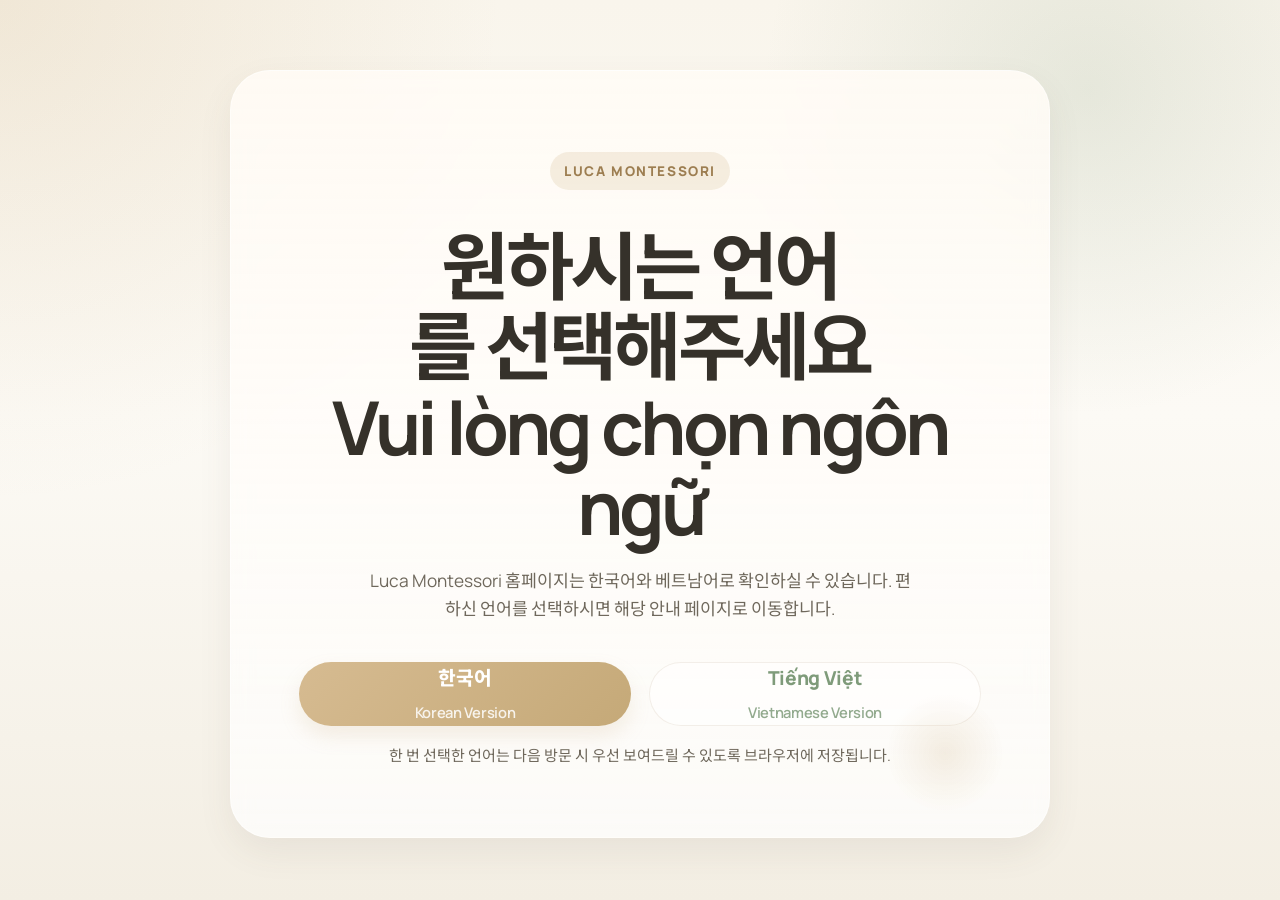
<file: index.html>
﻿<!DOCTYPE html>
<html lang="ko">
<head>
  <meta charset="UTF-8">
  <meta name="viewport" content="width=device-width, initial-scale=1.0">
  <title>Luca Montessori Vung Tau | Korean & Vietnamese Preschool Guide</title>
  <meta name="description" content="Luca Montessori Vung Tau의 한국어 및 베트남어 안내 페이지입니다. 연령별 몬테소리 환경, 학급 안내, 방문 상담 정보를 원하는 언어로 확인하실 수 있습니다.">
  <meta name="robots" content="index, follow">
  <meta name="theme-color" content="#c8a874">
  <link rel="canonical" href="index.html">
  <link rel="alternate" hreflang="ko" href="ko.html">
  <link rel="alternate" hreflang="vi" href="vi.html">
  <link rel="alternate" hreflang="x-default" href="index.html">
  <meta property="og:type" content="website">
  <meta property="og:site_name" content="Luca Montessori Vung Tau">
  <meta property="og:title" content="Luca Montessori Vung Tau | Korean & Vietnamese Preschool Guide">
  <meta property="og:description" content="연령별 몬테소리 환경, 학급 안내, 방문 상담 정보를 한국어와 베트남어로 확인하실 수 있습니다.">
  <meta property="og:url" content="index.html">
  <meta property="og:locale" content="ko_KR">
  <meta property="og:image" content="images/branding/luca-logo.png">
  <meta property="og:image:alt" content="Luca Montessori Vung Tau logo">
  <link rel="icon" type="image/svg+xml" href="images/branding/luca-favicon.svg">
  <link rel="preconnect" href="https://fonts.googleapis.com">
  <link rel="preconnect" href="https://fonts.gstatic.com" crossorigin>
  <link
    href="https://fonts.googleapis.com/css2?family=Manrope:wght@400;500;600;700;800&family=Noto+Sans+KR:wght@400;500;700;800&display=swap"
    rel="stylesheet"
  >
  <link rel="stylesheet" href="style.css">
  <script src="site-lite.js" defer></script>
  <script type="application/ld+json">
    {
      "@context": "https://schema.org",
      "@type": "WebSite",
      "name": "Luca Montessori Vung Tau",
      "url": "index.html",
      "inLanguage": ["ko", "vi"],
      "potentialAction": {
        "@type": "ViewAction",
        "target": ["ko.html", "vi.html"]
      }
    }
  </script>
</head>
<body data-lang-page="select">
  <main class="hero-section language-select-page">
    <div class="container">
      <section class="hero-copy language-select-card">
        <p class="eyebrow">Luca Montessori</p>
        <h1>원하시는 언어를 선택해주세요<br>Vui lòng chọn ngôn ngữ</h1>
        <p class="hero-text language-select-text">
          Luca Montessori 홈페이지는 한국어와 베트남어로 확인하실 수 있습니다.
          편하신 언어를 선택하시면 해당 안내 페이지로 이동합니다.
        </p>
        <div class="language-buttons">
          <a href="ko.html" class="btn btn-primary language-btn" data-lang-link="ko" hreflang="ko" lang="ko">
            <span class="language-btn-label">한국어</span>
            <span class="language-btn-sub">Korean Version</span>
          </a>
          <a href="vi.html" class="btn btn-secondary language-btn" data-lang-link="vi" hreflang="vi" lang="vi">
            <span class="language-btn-label">Tiếng Việt</span>
            <span class="language-btn-sub">Vietnamese Version</span>
          </a>
        </div>
        <p class="language-helper">한 번 선택한 언어는 다음 방문 시 우선 보여드릴 수 있도록 브라우저에 저장됩니다.</p>
      </section>
    </div>
  </main>
</body>
</html>
</file>
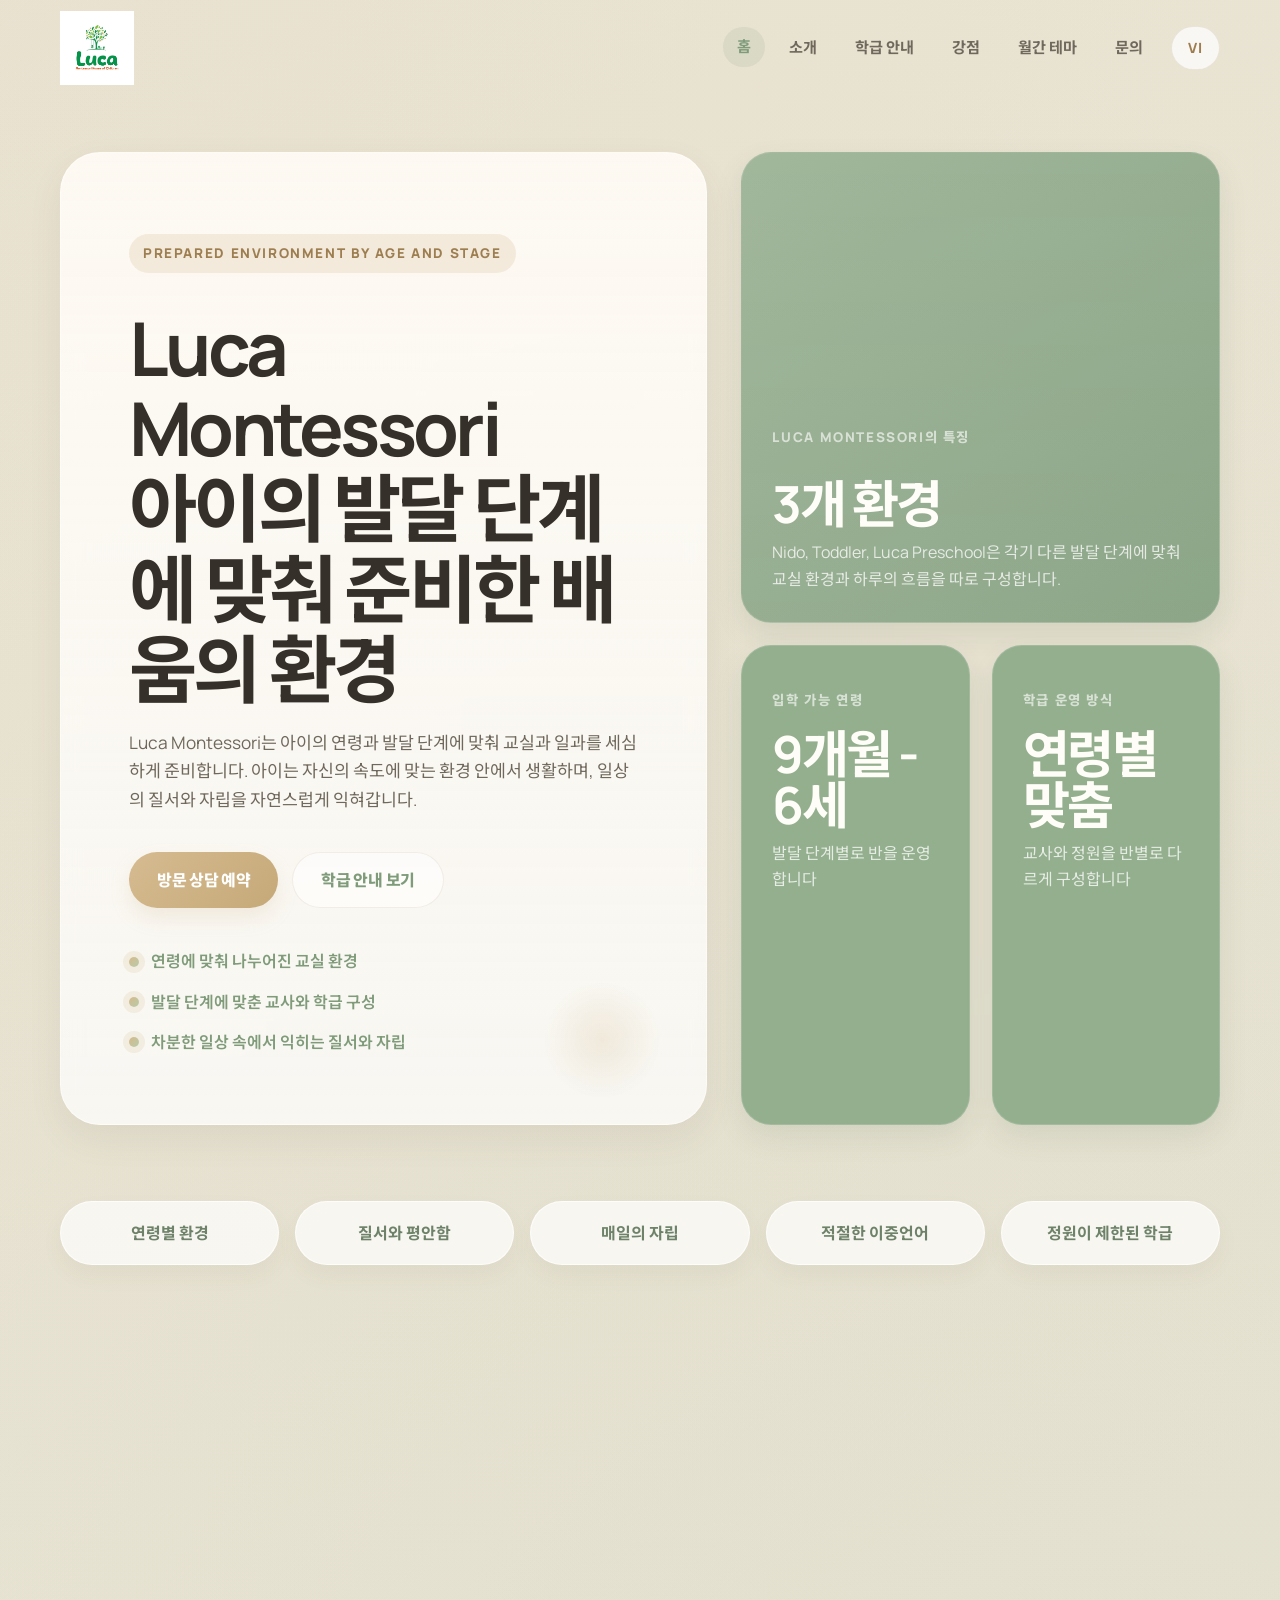
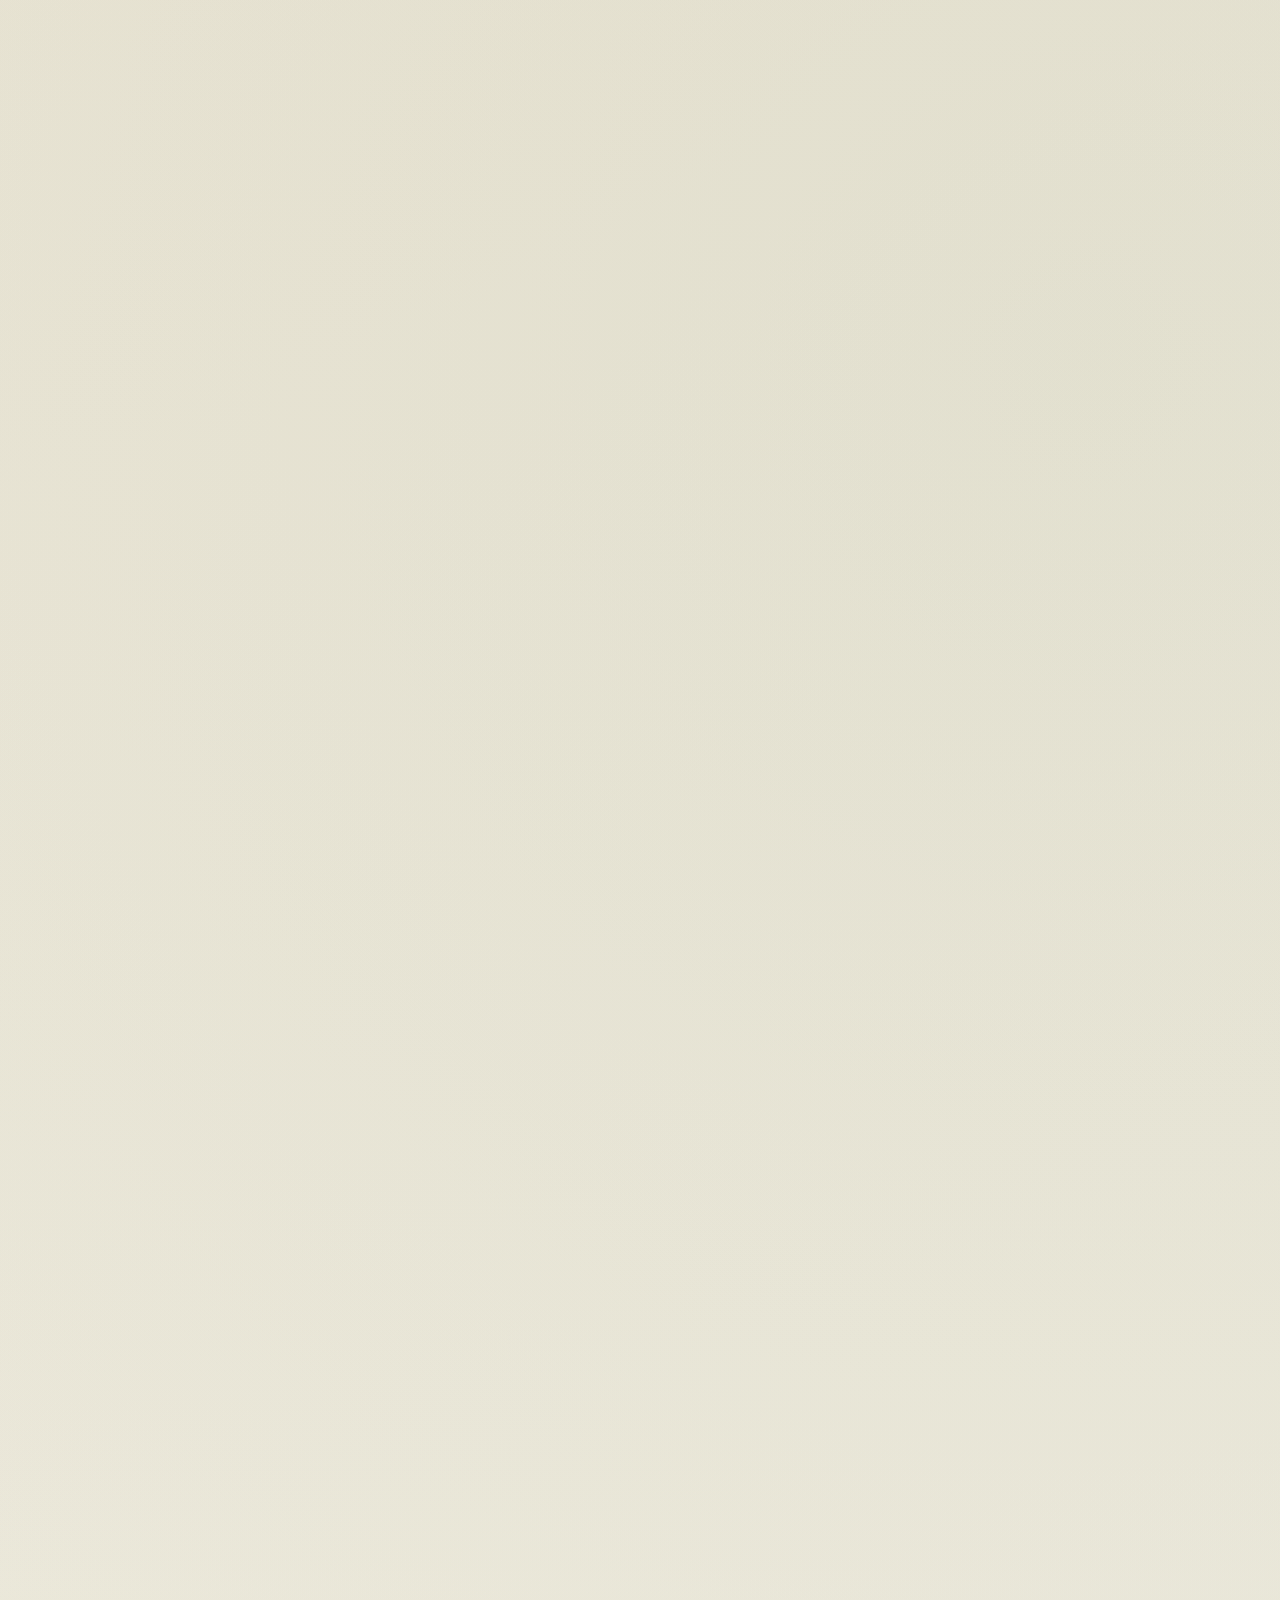
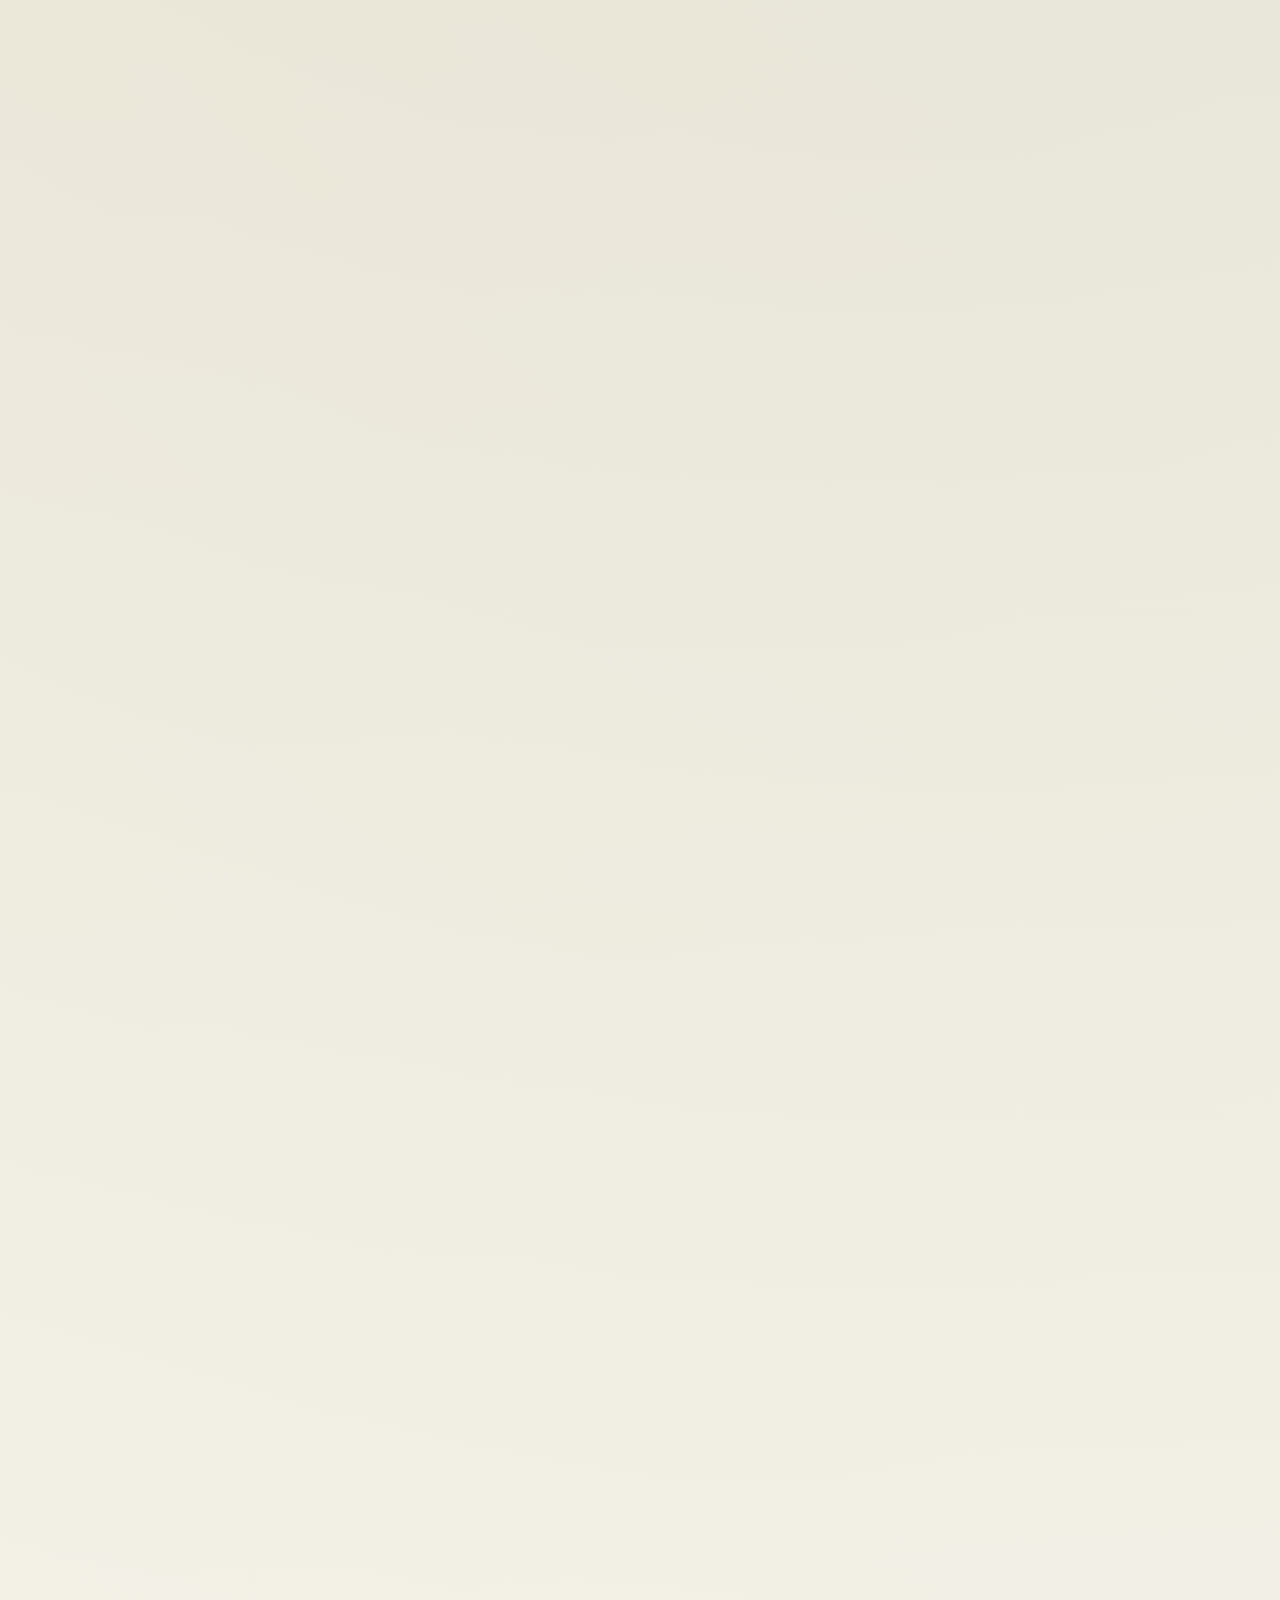
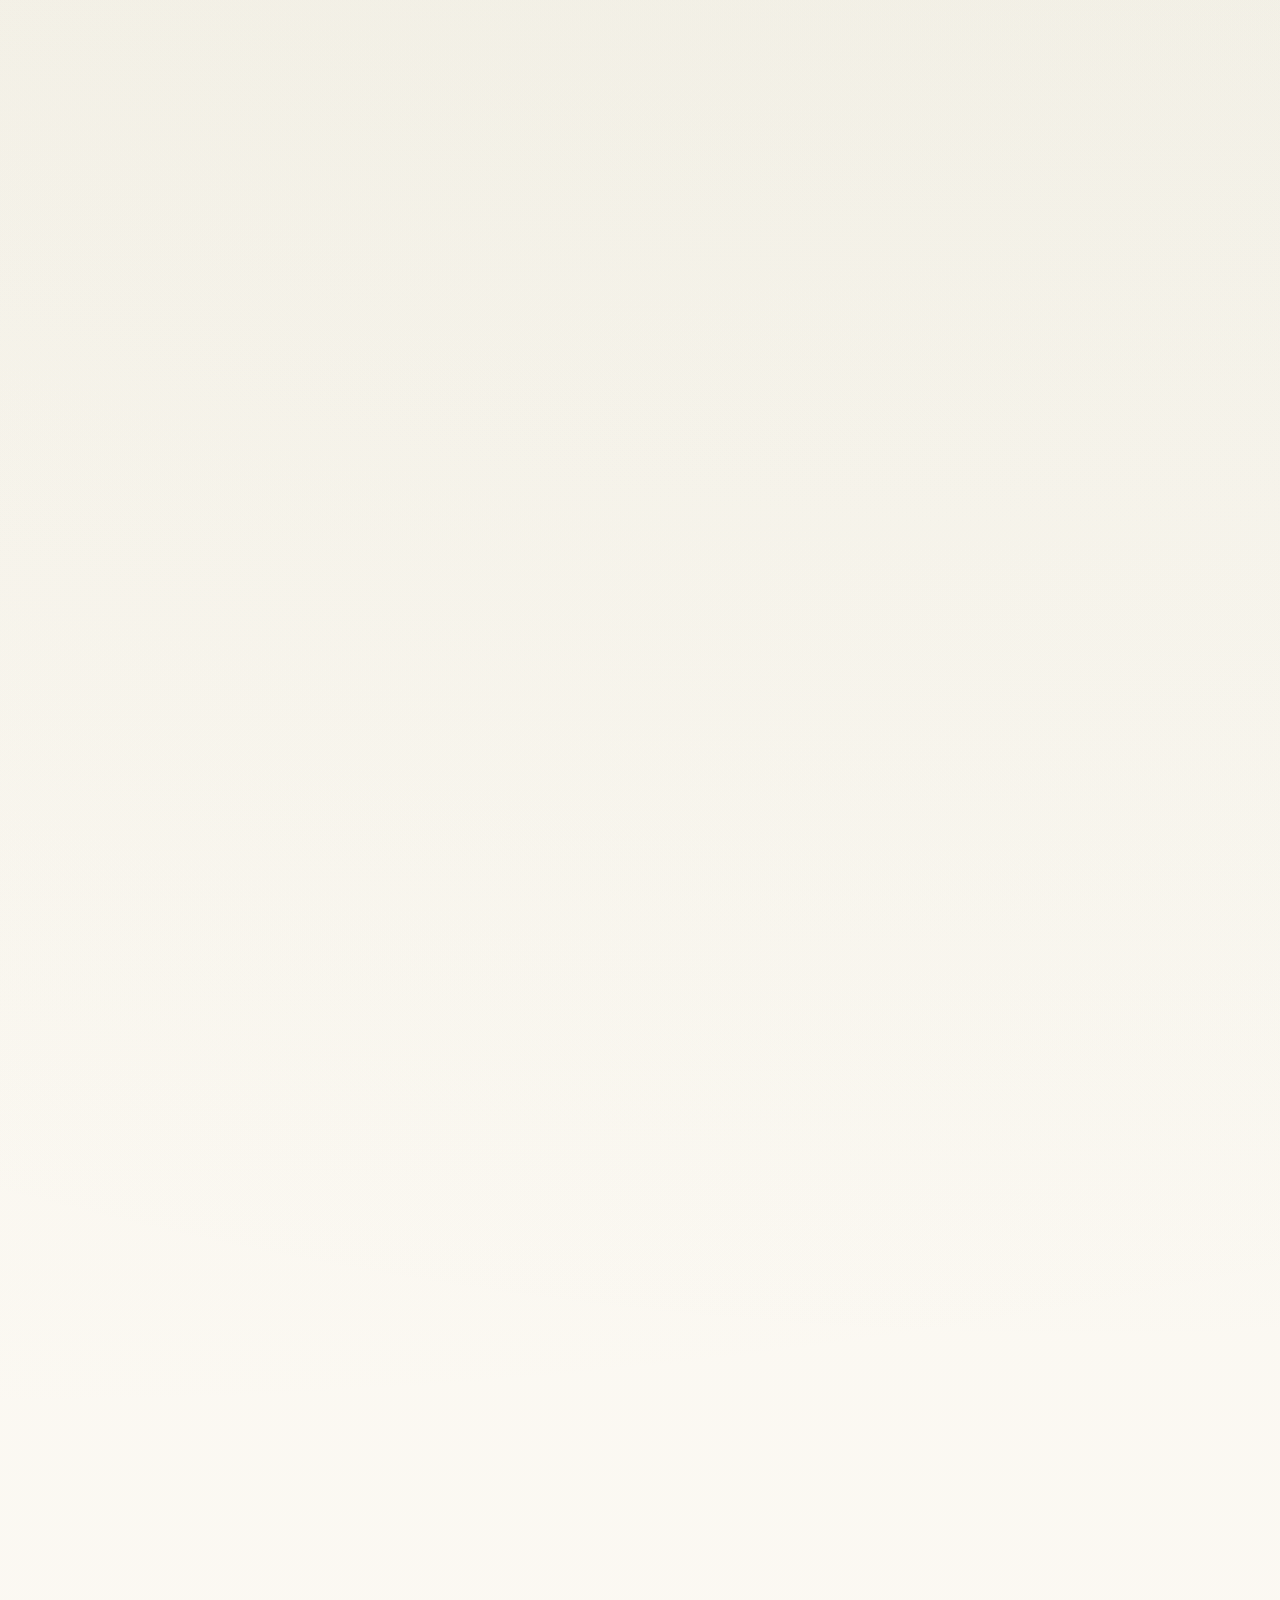
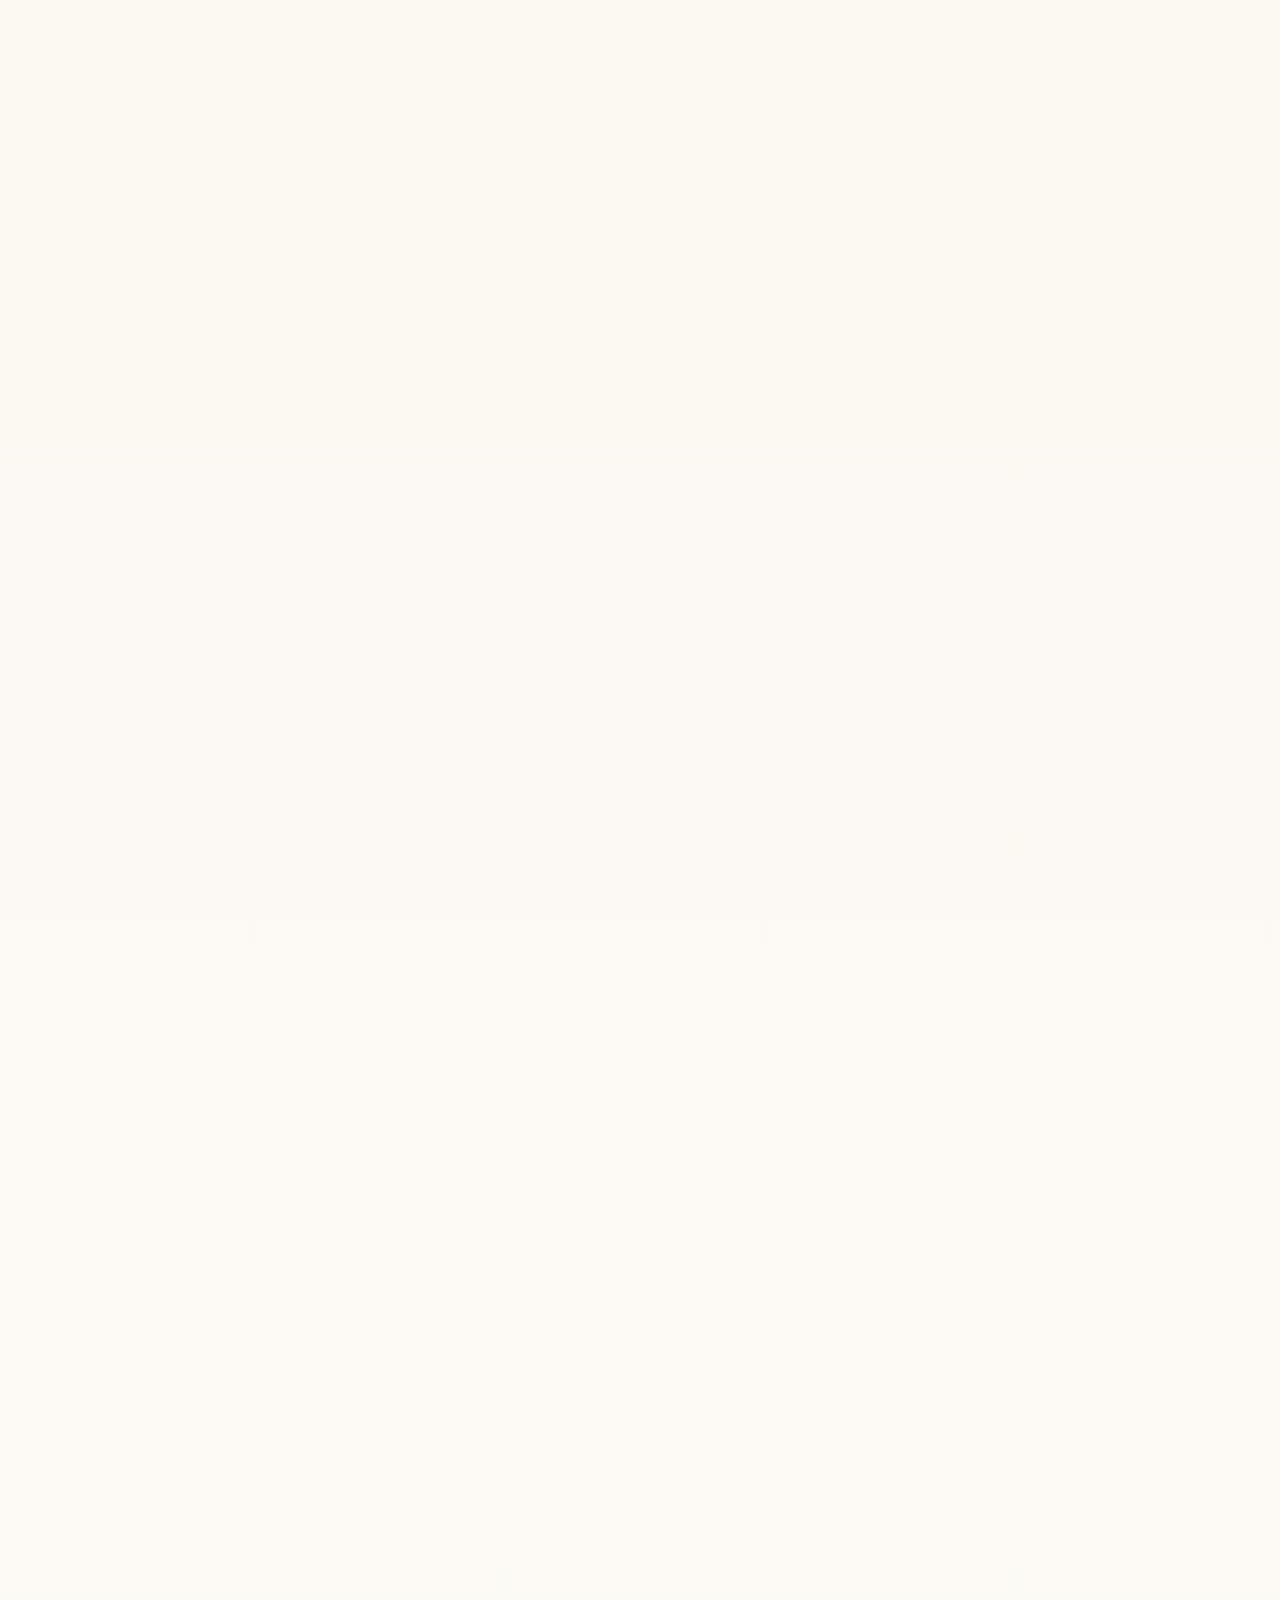
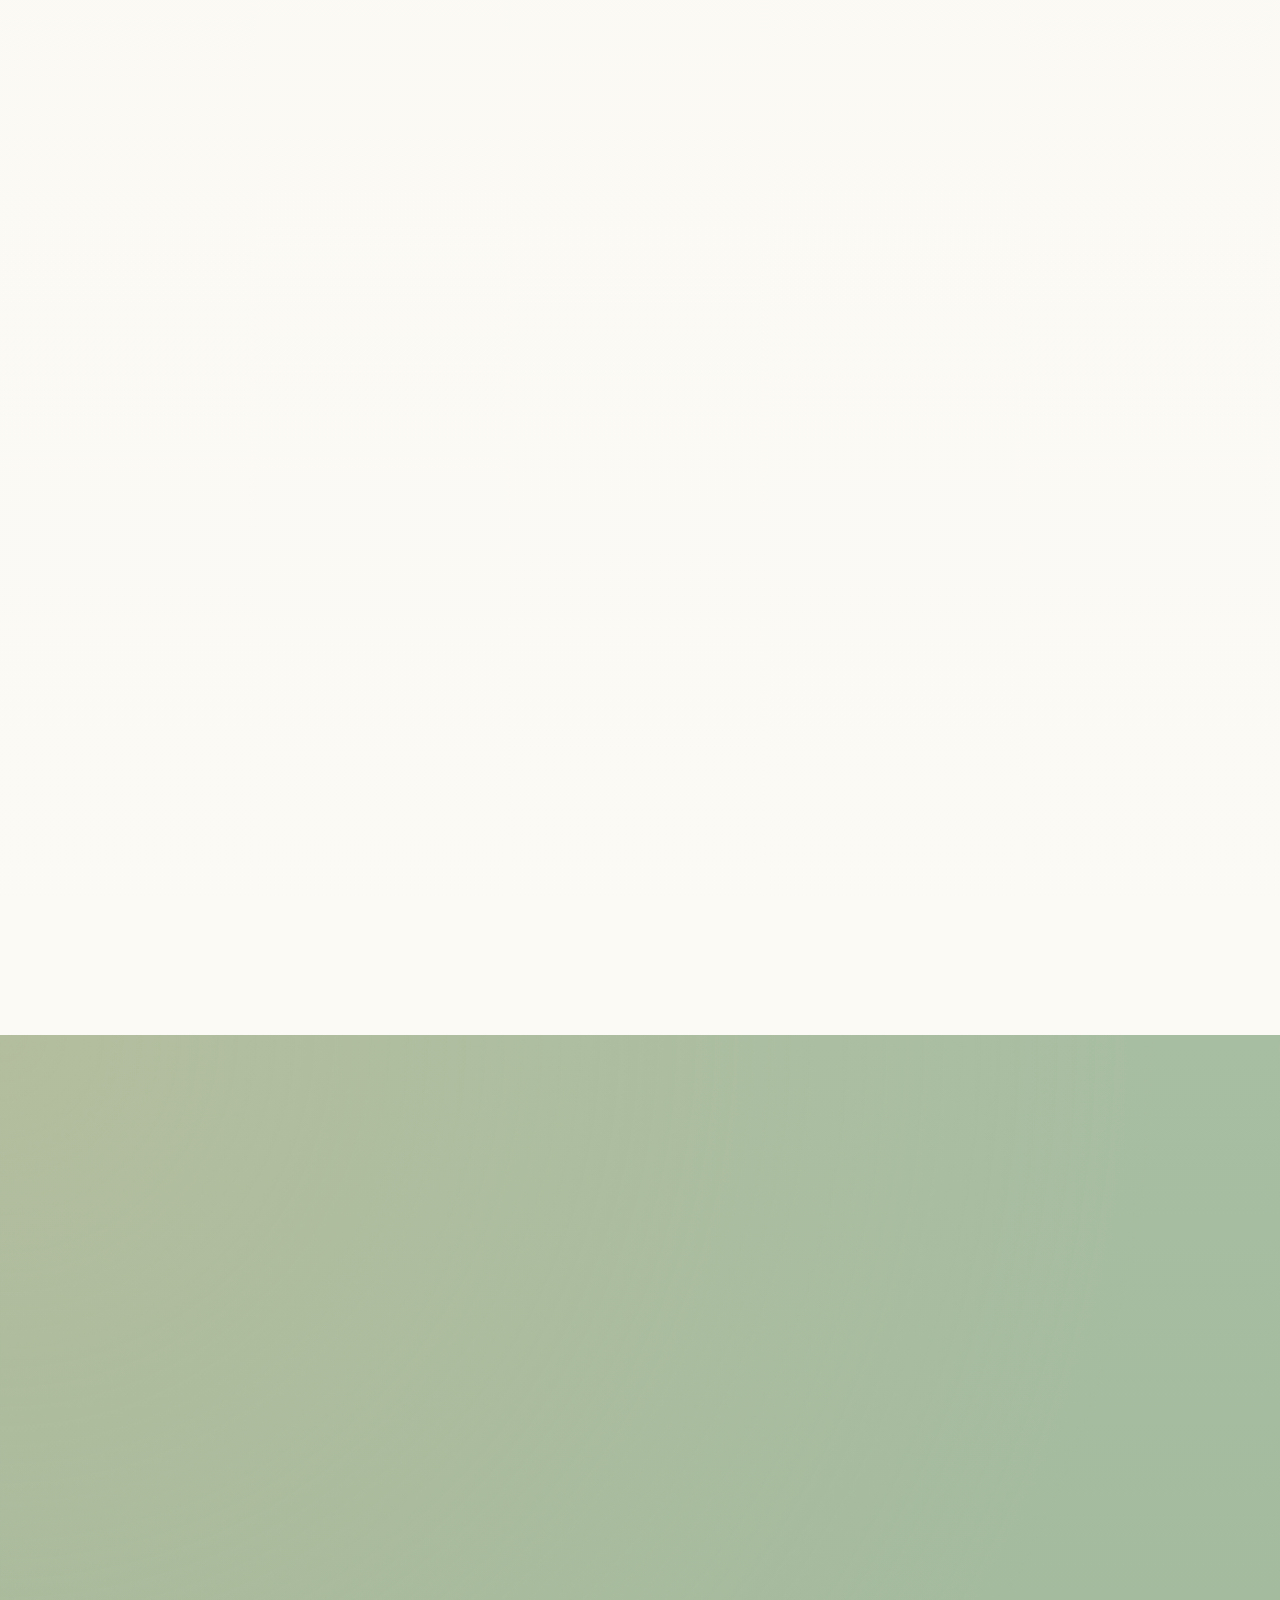
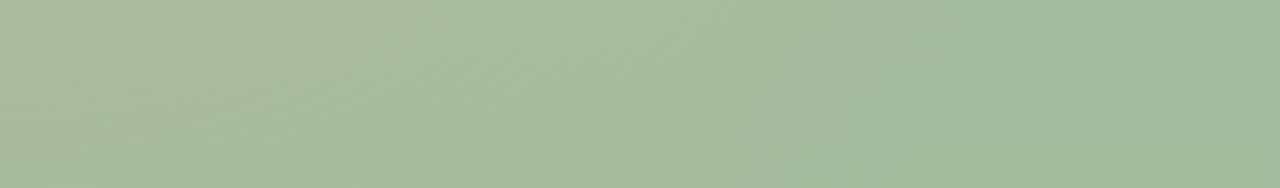
<file: ko.html>
﻿<!DOCTYPE html>
<html lang="ko">
<head>
  <meta charset="UTF-8">
  <meta name="viewport" content="width=device-width, initial-scale=1.0">
  <title>Luca Montessori Vung Tau | 한국어 홈페이지</title>
  <meta name="description" content="Luca Montessori Vung Tau 한국어 홈페이지입니다. 연령별 몬테소리 환경, 학급 안내, 월간 테마, 방문 상담 정보를 확인하실 수 있습니다.">
  <meta name="robots" content="index, follow">
  <meta name="theme-color" content="#c8a874">
  <link rel="canonical" href="ko.html">
  <link rel="alternate" hreflang="ko" href="ko.html">
  <link rel="alternate" hreflang="vi" href="vi.html">
  <link rel="alternate" hreflang="x-default" href="index.html">
  <meta property="og:type" content="website">
  <meta property="og:site_name" content="Luca Montessori Vung Tau">
  <meta property="og:title" content="Luca Montessori Vung Tau | 한국어 홈페이지">
  <meta property="og:description" content="연령별 몬테소리 환경, 학급 안내, 월간 테마, 방문 상담 정보를 한국어로 확인하실 수 있습니다.">
  <meta property="og:url" content="ko.html">
  <meta property="og:locale" content="ko_KR">
  <meta property="og:image" content="images/branding/luca-logo.png">
  <meta property="og:image:alt" content="Luca Montessori Vung Tau 로고">
  <link rel="icon" type="image/svg+xml" href="images/branding/luca-favicon.svg">
  <link rel="preconnect" href="https://fonts.googleapis.com">
  <link rel="preconnect" href="https://fonts.gstatic.com" crossorigin>
  <link
    href="https://fonts.googleapis.com/css2?family=Manrope:wght@400;500;600;700;800&family=Noto+Sans+KR:wght@400;500;700;800&display=swap"
    rel="stylesheet"
  >
  <link rel="stylesheet" href="style.css">
  <script src="site-lite.js" defer></script>
  <script type="application/ld+json">
    {
      "@context": "https://schema.org",
      "@type": "Preschool",
      "name": "Luca Montessori Vung Tau",
      "url": "ko.html",
      "inLanguage": "ko",
      "description": "연령별 몬테소리 환경, 학급 안내, 월간 테마, 방문 상담 정보를 제공하는 Luca Montessori Vung Tau 한국어 홈페이지",
      "address": {
        "@type": "PostalAddress",
        "streetAddress": "7/5 Bình Giã",
        "addressLocality": "Vũng Tàu",
        "addressCountry": "VN"
      }
    }
  </script>
</head>
<body data-lang-page="ko">
  <div class="page-shell">
    <header class="site-header">
      <div class="container header-inner">
        <a href="#home" class="logo" aria-label="Luca Montessori">
          <img src="images/branding/luca-logo.png" alt="Luca Montessori 로고" class="logo-image" loading="eager" decoding="async">
        </a>

        <div class="header-actions">
          <button
            type="button"
            class="menu-toggle"
            data-menu-toggle
            aria-expanded="false"
            aria-controls="site-nav-panel"
            aria-label="메뉴 열기"
            data-label-open="메뉴 열기"
            data-label-close="메뉴 닫기"
          >
            <span class="menu-toggle-label">메뉴</span>
            <span class="menu-toggle-icon" aria-hidden="true"></span>
          </button>
          <nav id="site-nav-panel" class="site-nav" aria-label="주요 메뉴">
            <ul class="nav-list">
              <li><a href="#home">홈</a></li>
              <li><a href="#about">소개</a></li>
              <li><a href="#services">학급 안내</a></li>
              <li><a href="#results">강점</a></li>
              <li><a href="#program">월간 테마</a></li>
              <li><a href="#contact">문의</a></li>
            </ul>
          </nav>
          <a href="vi.html" class="language-switch" data-lang-link="vi" hreflang="vi" lang="vi">VI</a>
        </div>
      </div>
    </header>

    <main>
      <section id="home" class="hero-section">
        <div class="container hero-grid">
          <div class="hero-copy">
            <p class="eyebrow">Prepared environment by age and stage</p>
            <h1>Luca Montessori<br>아이의 발달 단계에 맞춰 준비한 배움의 환경</h1>
            <p class="hero-text">
              Luca Montessori는 아이의 연령과 발달 단계에 맞춰 교실과 일과를 세심하게 준비합니다.
              아이는 자신의 속도에 맞는 환경 안에서 생활하며, 일상의 질서와 자립을 자연스럽게 익혀갑니다.
            </p>

            <div class="hero-actions">
              <a href="#contact" class="btn btn-primary">방문 상담 예약</a>
              <a href="#services" class="btn btn-secondary">학급 안내 보기</a>
            </div>

            <ul class="hero-points" aria-label="핵심 강점">
              <li>연령에 맞춰 나누어진 교실 환경</li>
              <li>발달 단계에 맞춘 교사와 학급 구성</li>
              <li>차분한 일상 속에서 익히는 질서와 자립</li>
            </ul>
          </div>

          <div class="hero-panel" aria-label="학교 개요">
            <div class="panel-card panel-card-large">
              <p class="panel-label">Luca Montessori의 특징</p>
              <strong class="panel-value">3개 환경</strong>
              <p class="panel-text">Nido, Toddler, Luca Preschool은 각기 다른 발달 단계에 맞춰 교실 환경과 하루의 흐름을 따로 구성합니다.</p>
            </div>

            <div class="panel-stack">
              <article class="panel-card">
                <p class="panel-label">입학 가능 연령</p>
                <strong class="panel-value">9개월 - 6세</strong>
                <p class="panel-unit">발달 단계별로 반을 운영합니다</p>
              </article>
              <article class="panel-card">
                <p class="panel-label">학급 운영 방식</p>
                <strong class="panel-value">연령별 맞춤</strong>
                <p class="panel-unit">교사와 정원을 반별로 다르게 구성합니다</p>
              </article>
            </div>
          </div>
        </div>
      </section>

      <section class="trust-strip" aria-label="특징 요약">
        <div class="container trust-strip-inner">
          <p>연령별 환경</p>
          <p>질서와 평안함</p>
          <p>매일의 자립</p>
          <p>적절한 이중언어</p>
          <p>정원이 제한된 학급</p>
        </div>
      </section>

      <section id="about" class="section">
        <div class="container">
          <div class="section-heading">
            <p class="section-label">Luca Montessori 소개</p>
            <h2>아이마다 편안하게 배우는 방식이 다르기에, 환경도 그에 맞게 준비되어야 합니다.</h2>
            <p>
              Luca Montessori는 모든 아이를 같은 방식으로 돌보지 않습니다.
              연령과 발달 단계에 따라 교실을 나누고, 아이가 무리하지 않고 자신의 리듬으로 생활할 수 있도록 돕습니다.
            </p>
            <p>
              환경이 아이에게 잘 맞을수록 아이는 더 안정감을 느끼고, 활동에 집중하며, 스스로 해보는 경험을 조금씩 쌓아갑니다.
            </p>
          </div>

          <div class="feature-grid">
            <article class="feature-card">
              <p class="feature-index">01</p>
              <h3>준비된 환경</h3>
              <p>각 반은 아이의 발달 단계에 맞게 구성되어 있어, 아이가 무리 없이 움직이고 선택할 수 있습니다.</p>
            </article>
            <article class="feature-card">
              <p class="feature-index">02</p>
              <h3>질서와 평안함</h3>
              <p>공간과 일과가 안정적으로 반복될수록 아이는 더 안심하고, 활동에 오래 집중할 수 있습니다.</p>
            </article>
            <article class="feature-card">
              <p class="feature-index">03</p>
              <h3>자립의 성장</h3>
              <p>스스로 해보는 경험이 쌓일수록 아이는 일상 속에서 자신감을 얻고 자립심을 키워갑니다.</p>
            </article>
          </div>
        </div>
      </section>

      <section id="services" class="section section-dark">
        <div class="container">
          <div class="section-heading narrow light">
            <p class="section-label">학급 안내</p>
            <h2>Luca Montessori는 아이의 성장 단계에 따라 세 가지 학급을 운영합니다</h2>
          </div>

          <div class="service-grid">
            <article class="service-card stage-card stage-nido">
              <p class="service-tier">Nido (9-18 tháng)</p>
              <h3>Nido</h3>
              <p>영아가 안정감을 느끼며 하루를 시작할 수 있도록, 돌봄과 초기 자립 경험을 세심하게 돕는 환경입니다.</p>
              <div class="enrollment-badge">
                <strong>4 / 6명</strong>
                <span>현재 인원 / 최대 정원</span>
              </div>
              <ul class="card-list">
                <li>3명당 교사 1명 비율, 최대 6명</li>
                <li>현재 4명, 12개월부터 입학 가능</li>
                <li>대근육, 소근육, 초기 언어 경험을 차분히 지원</li>
                <li>일상 속 자립 습관과 정서적 안정감 형성</li>
              </ul>
            </article>

            <article class="service-card featured stage-card stage-toddler">
              <p class="service-tier">Toddler (18-36 tháng)</p>
              <h3>Toddler</h3>
              <p>질서와 반복이 중요한 시기에, 일상생활 연습과 언어 경험을 통해 자립의 기초를 쌓아가는 반입니다.</p>
              <div class="enrollment-badge">
                <strong>9 / 12명</strong>
                <span>현재 인원 / 최대 정원</span>
              </div>
              <ul class="card-list">
                <li>최대 12명, 교사 3명</li>
                <li>Nido에서 올라오는 아이와 신규 원아 대상</li>
                <li>일상생활 연습과 Việt - Anh 언어 노출</li>
                <li>내적 질서, 자립, 초기 사회성의 기초 형성</li>
              </ul>
            </article>

            <article class="service-card stage-card stage-preschool">
              <p class="service-tier">Lớp Mẫu giáo Luca (2,5-6 tuổi)</p>
              <h3>Luca Preschool</h3>
              <p>유아가 스스로 생각하고 탐구하는 힘을 넓혀가도록, 이중언어 환경과 몬테소리 활동을 균형 있게 경험하는 반입니다.</p>
              <div class="enrollment-badge">
                <strong>18 / 25명</strong>
                <span>현재 인원 / 최대 정원</span>
              </div>
              <ul class="card-list">
                <li>현재 18명, 최대 25명</li>
                <li>교사 4명: 베트남어 2명, 영어 2명</li>
                <li>하루 영어 사용 비중 약 70%</li>
                <li>Practical Life, 수학, 언어, 문화, 과학 영역을 균형 있게 경험</li>
              </ul>
            </article>
          </div>
        </div>
      </section>

      <section id="results" class="section">
        <div class="container results-layout">
          <div class="section-heading align-left">
            <p class="section-label">Luca의 강점</p>
            <h2>Luca Montessori의 강점은 아이에게 맞는 환경을 꾸준히 준비하고 지켜가는 데 있습니다.</h2>
            <p>
              학급을 연령에 따라 나누고, 정원을 조절하며, 각 반에 맞는 교사 구성을 두는 이유는
              아이가 하루를 무리 없이 보내고, 자신의 속도에 맞게 배우도록 돕기 위해서입니다.
            </p>
          </div>

          <div>
            <div class="stats-grid">
              <article class="stat-card">
                <strong class="stat-number">3</strong>
                <span class="stat-label">발달 단계별 학급 운영</span>
              </article>
              <article class="stat-card">
                <strong class="stat-number">2</strong>
                <span class="stat-label">Toddler와 Preschool의 이중언어 환경</span>
              </article>
              <article class="stat-card">
                <strong class="stat-number">4</strong>
                <span class="stat-label">Mẫu giáo Luca 반의 전담 교사 수</span>
              </article>
            </div>

            <div class="quote-card">
              <p class="quote-mark">“</p>
              <p class="quote-text">
                아이가 편안함을 느끼는 환경에서는 하루의 리듬이 안정되고,
                그 안에서 배우고 스스로 해보려는 힘도 자연스럽게 자라납니다.
              </p>
              <p class="quote-author">Luca Montessori</p>
            </div>
          </div>
        </div>
      </section>

      <section class="section section-accent-soft">
        <div class="container">
          <div class="section-heading">
            <p class="section-label">빠르게 보는 Luca</p>
            <h2>학부모가 먼저 확인하는 핵심 강점</h2>
          </div>

          <div class="strengths-grid">
            <article class="strength-card">
              <h3>연령별 학급 구성</h3>
              <p>아이의 발달 단계에 맞춰 Nido, Toddler, Preschool을 분리해 운영합니다.</p>
            </article>
            <article class="strength-card">
              <h3>정원이 제한된 환경</h3>
              <p>각 반의 인원을 조절해 아이가 안정적으로 적응하고 교사와 충분히 상호작용할 수 있도록 돕습니다.</p>
            </article>
            <article class="strength-card">
              <h3>적절한 이중언어 노출</h3>
              <p>Toddler와 Preschool은 발달 단계에 맞는 방식으로 Việt - Anh 언어 환경을 경험합니다.</p>
            </article>
            <article class="strength-card">
              <h3>교사 배치의 차이</h3>
              <p>연령과 학급 특성에 따라 교사 수와 역할을 다르게 구성해 아이를 더 세심하게 살핍니다.</p>
            </article>
            <article class="strength-card">
              <h3>준비된 몬테소리 교실</h3>
              <p>아이 스스로 선택하고 움직이며 집중할 수 있도록 교실 환경을 정돈해 둡니다.</p>
            </article>
          </div>
        </div>
      </section>

      <section id="program" class="section">
        <div class="container">
          <div class="section-heading">
            <p class="section-label">월간 테마</p>
            <h2>이번 달은 길과 이동을 배웁니다</h2>
            <p>
              이번 달 주제는 길, 이동수단, 교통 약속입니다.
              아이들은 익숙한 생활 장면 속에서 보고, 움직이고, 만들며 자연스럽게 주제를 경험합니다.
            </p>
          </div>

          <div class="theme-card">
            <p class="section-label">Transportation &amp; Traffic Rules</p>
            <h3>길 위의 질서와 이동의 즐거움을 아이 눈높이로 풀어낸 주제입니다</h3>
            <p>
              자동차, 기차, 배, 비행기처럼 아이가 좋아하는 이동수단에서 출발합니다.
              신호등과 표지판도 함께 보며, 왜 약속이 필요한지 생활과 연결해 익혀갑니다.
            </p>
            <ul class="theme-bullets">
              <li>탐구: 길, 철도, 물길, 하늘길을 비교하며 이동 방식을 살펴봅니다.</li>
              <li>미술: 자동차 만들기, 배 그리기, 종이비행기 접기처럼 손으로 주제를 표현합니다.</li>
              <li>신체: 달리기, 기어가기, 공 전달하기로 방향과 순서, 기다리기를 몸으로 익힙니다.</li>
              <li>언어: 이야기와 짧은 시를 들으며 본 것과 느낀 것을 자연스럽게 말로 이어갑니다.</li>
            </ul>
          </div>

          <div class="section-heading compact program-weeks-heading">
            <p class="section-label">4주 흐름</p>
            <h2>4주 동안 이렇게 이어집니다</h2>
          </div>

          <div class="week-flow">
            <article class="week-card">
              <span>1주차</span>
              <h3>길 위의 이동</h3>
              <p>자동차와 기차처럼 익숙한 이동수단을 보며 도로 위의 기본 약속을 함께 익힙니다.</p>
            </article>
            <article class="week-card">
              <span>2주차</span>
              <h3>물 위의 이동</h3>
              <p>배와 물길로 주제를 넓히며, 환경이 달라져도 필요한 질서와 안전을 자연스럽게 연결합니다.</p>
            </article>
            <article class="week-card">
              <span>3주차</span>
              <h3>하늘길과 상상</h3>
              <p>비행기와 하늘길을 통해 상상력을 넓히고, 만들기와 움직임 활동을 함께 경험합니다.</p>
            </article>
            <article class="week-card">
              <span>4주차</span>
              <h3>표지판과 신호</h3>
              <p>신호등과 표지판을 보며, 함께 지키는 약속이 왜 필요한지 생활 속 장면으로 이해해 봅니다.</p>
            </article>
          </div>
        </div>
      </section>

      <section id="gallery" class="section gallery-section">
        <div class="container">
          <div class="section-heading">
            <p class="section-label">Luca의 공간</p>
            <h2>교실 환경과 아이들의 하루 분위기를 사진으로 살펴볼 수 있는 공간입니다</h2>
            <p>
              실제 수업과 일상 장면을 중심으로 구성해, 교실의 분위기와 활동의 흐름을
              학부모님이 보다 직관적으로 살펴보실 수 있도록 정리했습니다.
            </p>
          </div>

          <!--
            이미지 권장 가이드
            - 경로: images/gallery/*.jpg
            - 권장 비율: 4:3 또는 3:2
            - 권장 크기: 1200px 이상
            - 권장 용량: 장당 300KB 내외로 최적화한 JPG 또는 WebP
          -->
          <div class="gallery-grid">
            <article class="gallery-card">
              <div class="gallery-media">
                <img src="images/gallery/classroom-circle-time.jpg" alt="루카 몬테소리 교실에서 아이들이 원형으로 모여 차분하게 하루를 시작하는 모습" loading="lazy" decoding="async">
                <span>교실 환경</span>
              </div>
              <div class="gallery-copy">
                <h3>차분하게 시작하는 교실</h3>
                <p>아이들이 익숙한 자리와 리듬 안에서 하루를 시작하는 교실 분위기를 보여줍니다.</p>
              </div>
            </article>

            <article class="gallery-card">
              <div class="gallery-media">
                <img src="images/gallery/one-on-one-classroom-work.jpg" alt="루카 몬테소리 교실에서 교사와 아이가 마주 앉아 개별 활동을 이어가는 모습" loading="lazy" decoding="async">
                <span>개별 활동</span>
              </div>
              <div class="gallery-copy">
                <h3>아이 중심의 개별 작업</h3>
                <p>교사는 가까이에서 관찰하고 돕되, 아이가 스스로 해보는 시간을 충분히 지켜봅니다.</p>
              </div>
            </article>

            <article class="gallery-card">
              <div class="gallery-media">
                <img src="images/gallery/montessori-number-rods.jpg" alt="아이가 몬테소리 수 교구를 손으로 만지며 수 개념을 탐색하는 모습" loading="lazy" decoding="async">
                <span>몬테소리 교구</span>
              </div>
              <div class="gallery-copy">
                <h3>손으로 배우는 수 활동</h3>
                <p>추상적인 개념을 서두르지 않고, 눈과 손을 함께 쓰며 차분히 익혀가는 장면입니다.</p>
              </div>
            </article>

            <article class="gallery-card">
              <div class="gallery-media">
                <img src="images/gallery/pink-tower-activity.jpg" alt="아이가 핑크 타워 교구를 쌓으며 감각과 집중을 기르는 모습" loading="lazy" decoding="async">
                <span>Sensorial</span>
              </div>
              <div class="gallery-copy">
                <h3>감각을 깨우는 교구 경험</h3>
                <p>크기와 순서를 구분하고 반복해보는 과정 속에서 집중력과 질서감이 함께 자랍니다.</p>
              </div>
            </article>

            <article class="gallery-card">
              <div class="gallery-media">
                <img src="images/gallery/practical-life-food-preparation.jpg" alt="아이가 실생활 활동으로 음식을 준비하며 손의 움직임을 연습하는 모습" loading="lazy" decoding="async">
                <span>Practical Life</span>
              </div>
              <div class="gallery-copy">
                <h3>실생활 속 자립 연습</h3>
                <p>준비하고 담고 정리하는 과정을 통해 손의 협응과 생활 속 자립을 자연스럽게 익힙니다.</p>
              </div>
            </article>

            <article class="gallery-card">
              <div class="gallery-media">
                <img src="images/gallery/baking-activity.jpg" alt="아이가 직접 반죽 위에 토핑을 올리며 간식 준비 활동에 참여하는 모습" loading="lazy" decoding="async">
                <span>일상 루틴</span>
              </div>
              <div class="gallery-copy">
                <h3>직접 해보는 간식 준비</h3>
                <p>먹기 전의 작은 준비 과정도 아이에게는 집중과 성취를 배우는 소중한 일상입니다.</p>
              </div>
            </article>

            <article class="gallery-card">
              <div class="gallery-media">
                <img src="images/gallery/outdoor-story-circle.jpg" alt="야외 공간에서 교사와 아이들이 함께 둘러앉아 소그룹 활동을 하는 모습" loading="lazy" decoding="async">
                <span>소그룹 활동</span>
              </div>
              <div class="gallery-copy">
                <h3>함께 듣고 말하는 시간</h3>
                <p>소그룹 안에서 교사와 또래를 함께 경험하며 듣기, 기다리기, 표현하기를 배워갑니다.</p>
              </div>
            </article>

            <article class="gallery-card">
              <div class="gallery-media">
                <img src="images/gallery/school-outing-group-photo.jpg" alt="아이들과 보호자, 교사가 함께 야외 체험 활동에 참여한 단체 사진" loading="lazy" decoding="async">
                <span>Outing</span>
              </div>
              <div class="gallery-copy">
                <h3>함께하는 바깥 경험</h3>
                <p>교실 밖에서도 아이들은 익숙한 관계 안에서 새로운 공간과 경험을 차분히 만나게 됩니다.</p>
              </div>
            </article>

            <article class="gallery-card">
              <div class="gallery-media">
                <img src="images/gallery/group-table-activity.jpg" alt="정돈된 교실에서 아이들이 교사와 함께 테이블 활동을 하는 모습" loading="lazy" decoding="async">
                <span>정돈된 환경</span>
              </div>
              <div class="gallery-copy">
                <h3>정돈된 환경에서의 만남</h3>
                <p>가구와 교구가 분명하게 정리된 공간은 아이가 더 편안하게 집중할 수 있도록 도와줍니다.</p>
              </div>
            </article>

            <article class="gallery-card">
              <div class="gallery-media">
                <img src="images/gallery/holiday-classroom-photo.jpg" alt="교실 안에서 아이들이 함께 기념 사진을 남기며 편안한 분위기를 나누는 모습" loading="lazy" decoding="async">
                <span>교실 분위기</span>
              </div>
              <div class="gallery-copy">
                <h3>편안함이 느껴지는 교실</h3>
                <p>아이들이 익숙한 공간 안에서 자연스럽게 머물고 관계를 쌓아가는 분위기를 보여줍니다.</p>
              </div>
            </article>
          </div>
        </div>
      </section>

      <section class="section section-accent">
        <div class="container process-shell">
          <div class="section-heading align-left compact">
            <p class="section-label">Luca에서의 하루</p>
            <h2>아이들은 자신에게 맞는 속도 안에서 하루를 시작하고, 활동에 몰입하며, 차분히 마무리합니다</h2>
          </div>

          <div class="process-grid">
            <article class="process-card">
              <span>Step 1</span>
              <h3>환경에 익숙해지기</h3>
              <p>아이는 익숙하고 안정된 교실 안에서 하루를 천천히 시작합니다.</p>
            </article>
            <article class="process-card">
              <span>Step 2</span>
              <h3>개별 활동</h3>
              <p>자신에게 맞는 활동을 선택하고, 교사의 적절한 도움 속에서 집중을 이어갑니다.</p>
            </article>
            <article class="process-card">
              <span>Step 3</span>
              <h3>실생활, 언어, 감각, 상호작용</h3>
              <p>일상생활 연습과 언어, 감각, 소그룹 활동 속에서 아이는 매일 자립의 경험을 쌓아갑니다.</p>
            </article>
          </div>
        </div>
      </section>

      <section class="section cta-section">
        <div class="container">
          <div class="cta-banner">
            <div>
              <p class="section-label">방문 상담 안내</p>
              <h2>어떤 반이 맞을지, 언제 시작하면 좋을지 직접 보고 상담해보세요.</h2>
              <p>반 선택, 적응 시기, 하루 흐름, 방문 상담, 등록 문의까지 한 번에 안내해드립니다. 교실을 둘러보며 우리 아이에게 맞는 시작점을 함께 정리해보실 수 있습니다.</p>
            </div>
            <a href="#contact" class="btn btn-primary">방문 상담 예약</a>
          </div>
        </div>
      </section>

      <section id="contact" class="section">
        <div class="container contact-layout">
          <div class="contact-copy">
            <p class="section-label">상담 및 방문 문의</p>
            <h2>부모님이 가장 많이 묻는 질문부터 차분히 함께 살펴봅니다.</h2>
            <p>
              “어떤 반이 맞을까요?”, “언제 시작하는 게 좋을까요?”, “하루는 어떻게 흘러가나요?” 같은 질문을 많이 주십니다.
              방문 상담과 등록 문의까지 부담 없이 이어가실 수 있도록, 필요한 내용을 순서대로 안내해드립니다.
              원하시면 위치와 이동 동선 안내도 함께 도와드립니다.
            </p>

            <ul class="contact-info">
              <li><strong>전화번호</strong><span class="contact-link contact-link-muted">운영 연락처 업데이트 예정</span></li>
              <li><strong>이메일</strong><span class="contact-link contact-link-muted">이메일 안내 예정</span></li>
              <li><strong>주소</strong><a class="contact-link" href="https://maps.google.com/?q=7/5%20B%C3%ACnh%20Gi%C3%A3%2C%20p%208%2C%20tp%20V%C5%A9ng%20T%C3%A0u" target="_blank" rel="noopener noreferrer">7/5 Bình Giã, p 8, tp Vũng Tàu</a></li>
              <li><strong>Zalo</strong><span class="contact-link contact-link-button is-disabled" aria-disabled="true">Zalo 링크 업데이트 예정</span></li>
              <li><strong>Facebook</strong><span class="contact-link contact-link-button is-disabled" aria-disabled="true">Facebook 링크 업데이트 예정</span></li>
            </ul>
          </div>

          <form class="contact-form" id="contactForm">
            <p class="form-intro">기본 정보를 남겨주시면 반 선택, 적응 시기, 방문 상담 가능 일정, 하루 흐름, 등록 문의까지 한 번에 안내해드리겠습니다.</p>

            <label for="name">보호자 성함</label>
            <input type="text" id="name" name="name" placeholder="보호자 성함을 입력해주세요" autocomplete="name" required>

            <label for="childAge">아이 연령</label>
            <input type="text" id="childAge" name="childAge" placeholder="예: 14개월 / 3세 / 5세" inputmode="text" required>

            <label for="phone">연락처</label>
            <input type="tel" id="phone" name="phone" placeholder="연락 가능한 전화번호를 입력해주세요" autocomplete="tel" inputmode="tel" required>

            <label for="email">이메일</label>
            <input type="email" id="email" name="email" placeholder="회신받을 이메일을 입력해주세요" autocomplete="email" inputmode="email" required>

            <label for="message">상담 내용</label>
            <textarea
              id="message"
              name="message"
              rows="5"
              placeholder="반 선택, 적응 시기, 방문 상담, 하루 흐름, 등록 문의 중 궁금한 내용을 편하게 남겨주세요"
              required
            ></textarea>

            <button type="submit" class="btn btn-dark">상담 문의 남기기</button>
            <p id="formMessage" class="form-message" aria-live="polite"></p>
          </form>
        </div>
      </section>
    </main>

    <footer class="site-footer">
      <div class="container footer-inner">
        <p>Luca Montessori</p>
        <p><a href="https://maps.google.com/?q=7/5%20B%C3%ACnh%20Gi%C3%A3%2C%20p%208%2C%20tp%20V%C5%A9ng%20T%C3%A0u" target="_blank" rel="noopener noreferrer">7/5 Bình Giã, p 8, tp Vũng Tàu</a></p>
        <p>운영 연락처 및 이메일 안내 예정</p>
        <p>Zalo / Facebook 링크 업데이트 예정</p>
      </div>
    </footer>
  </div>

</body>
</html>
</file>
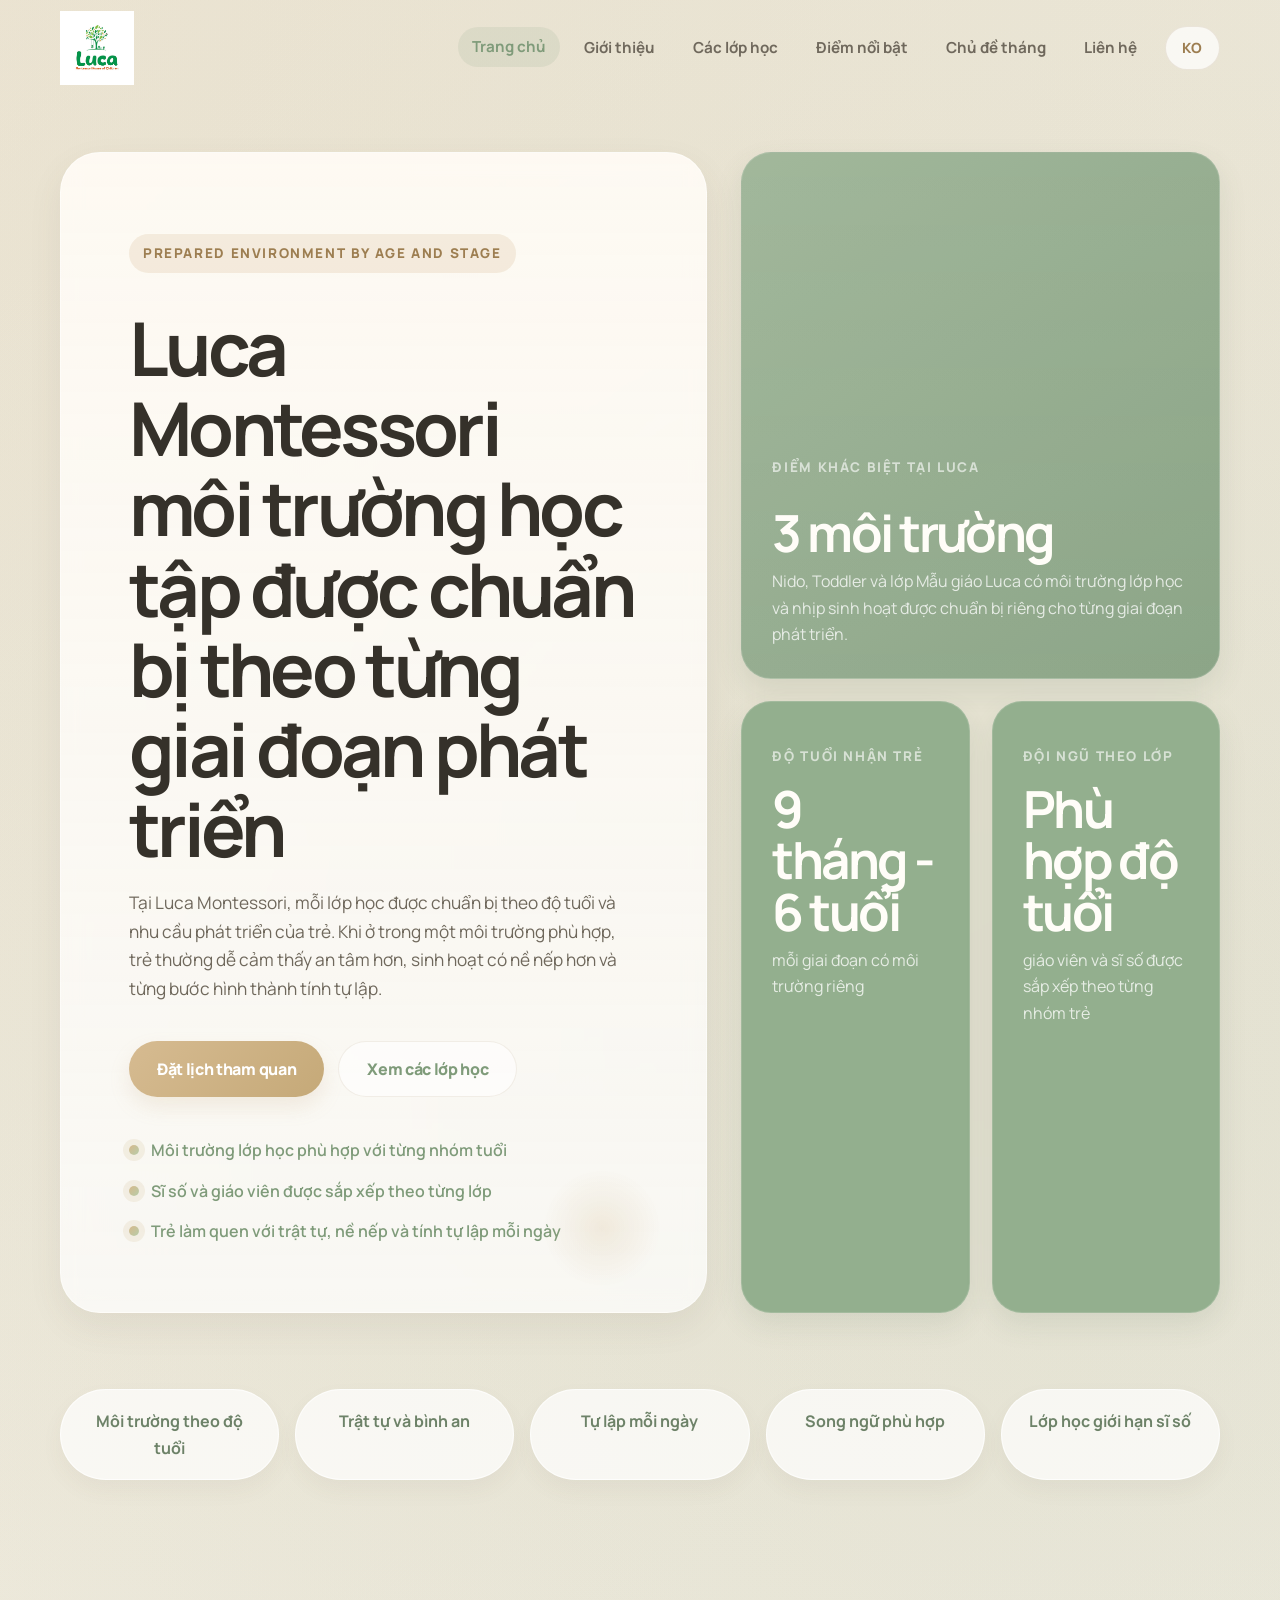
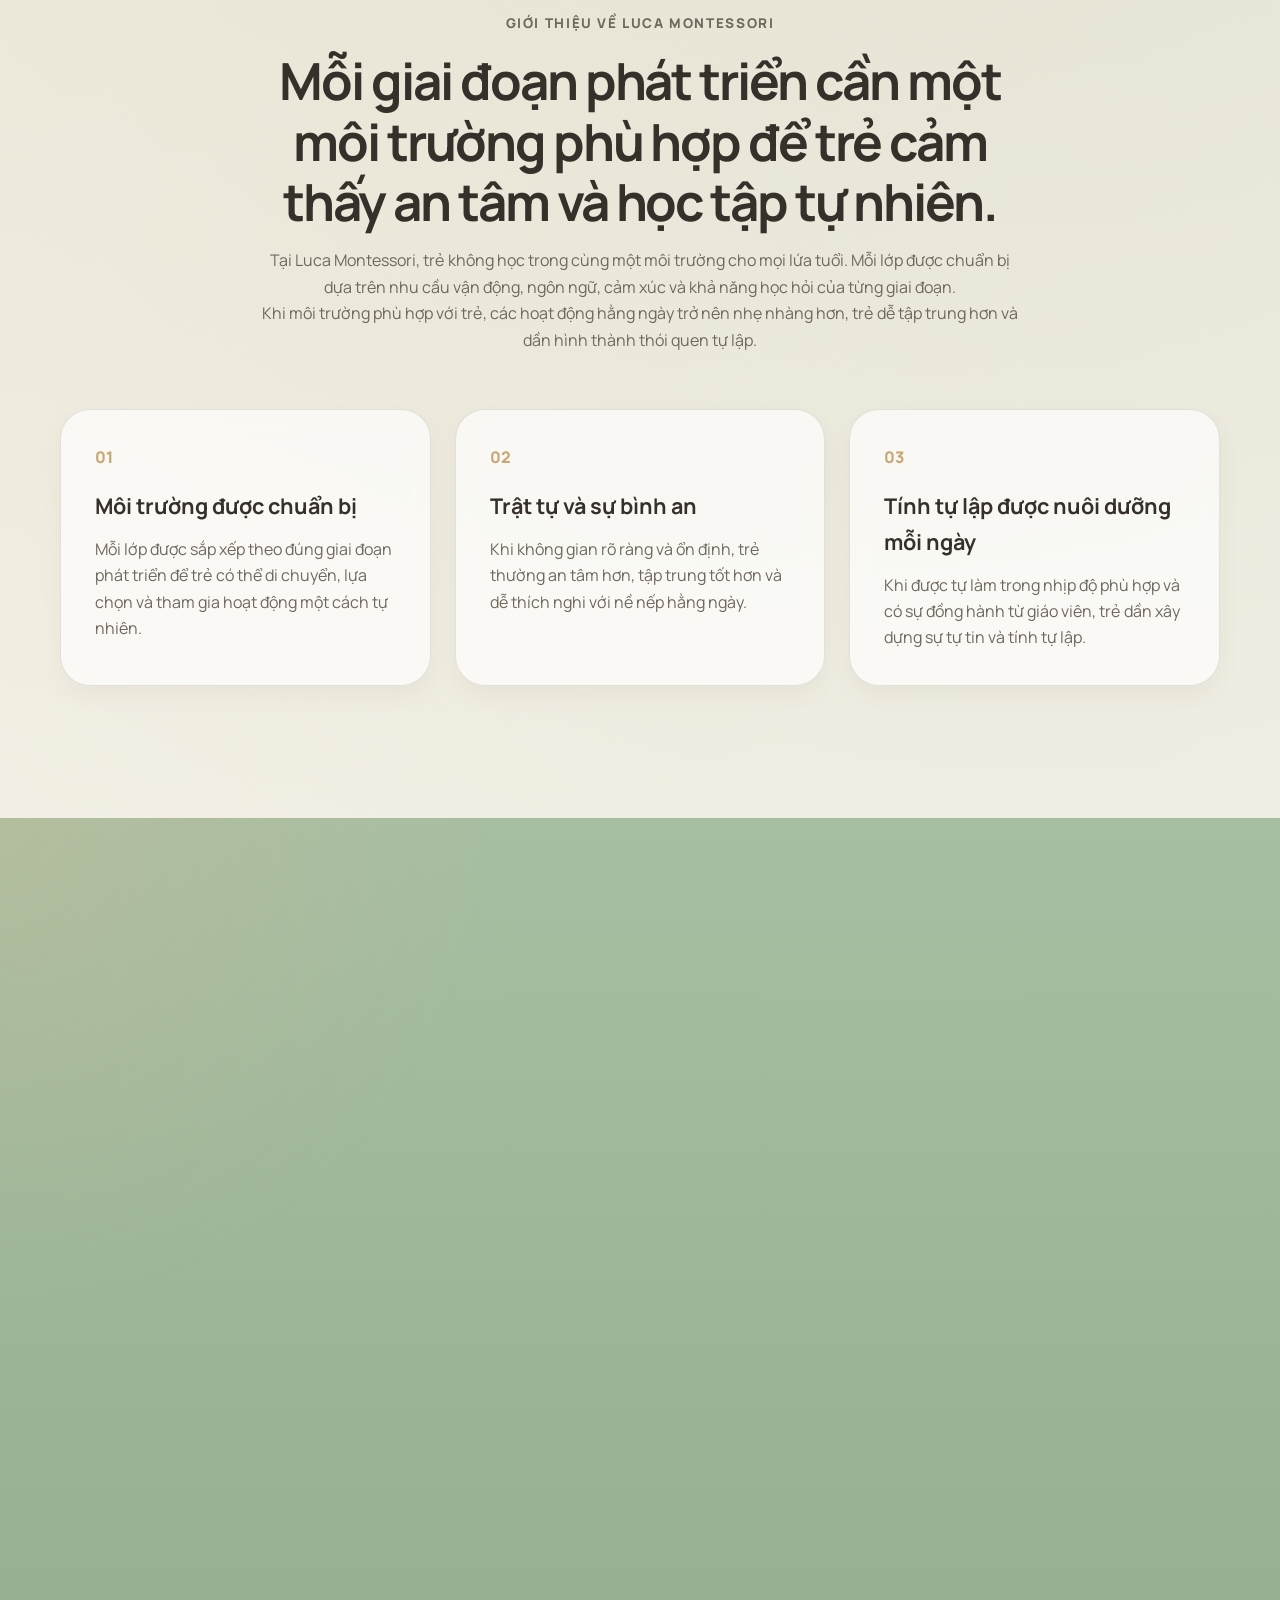
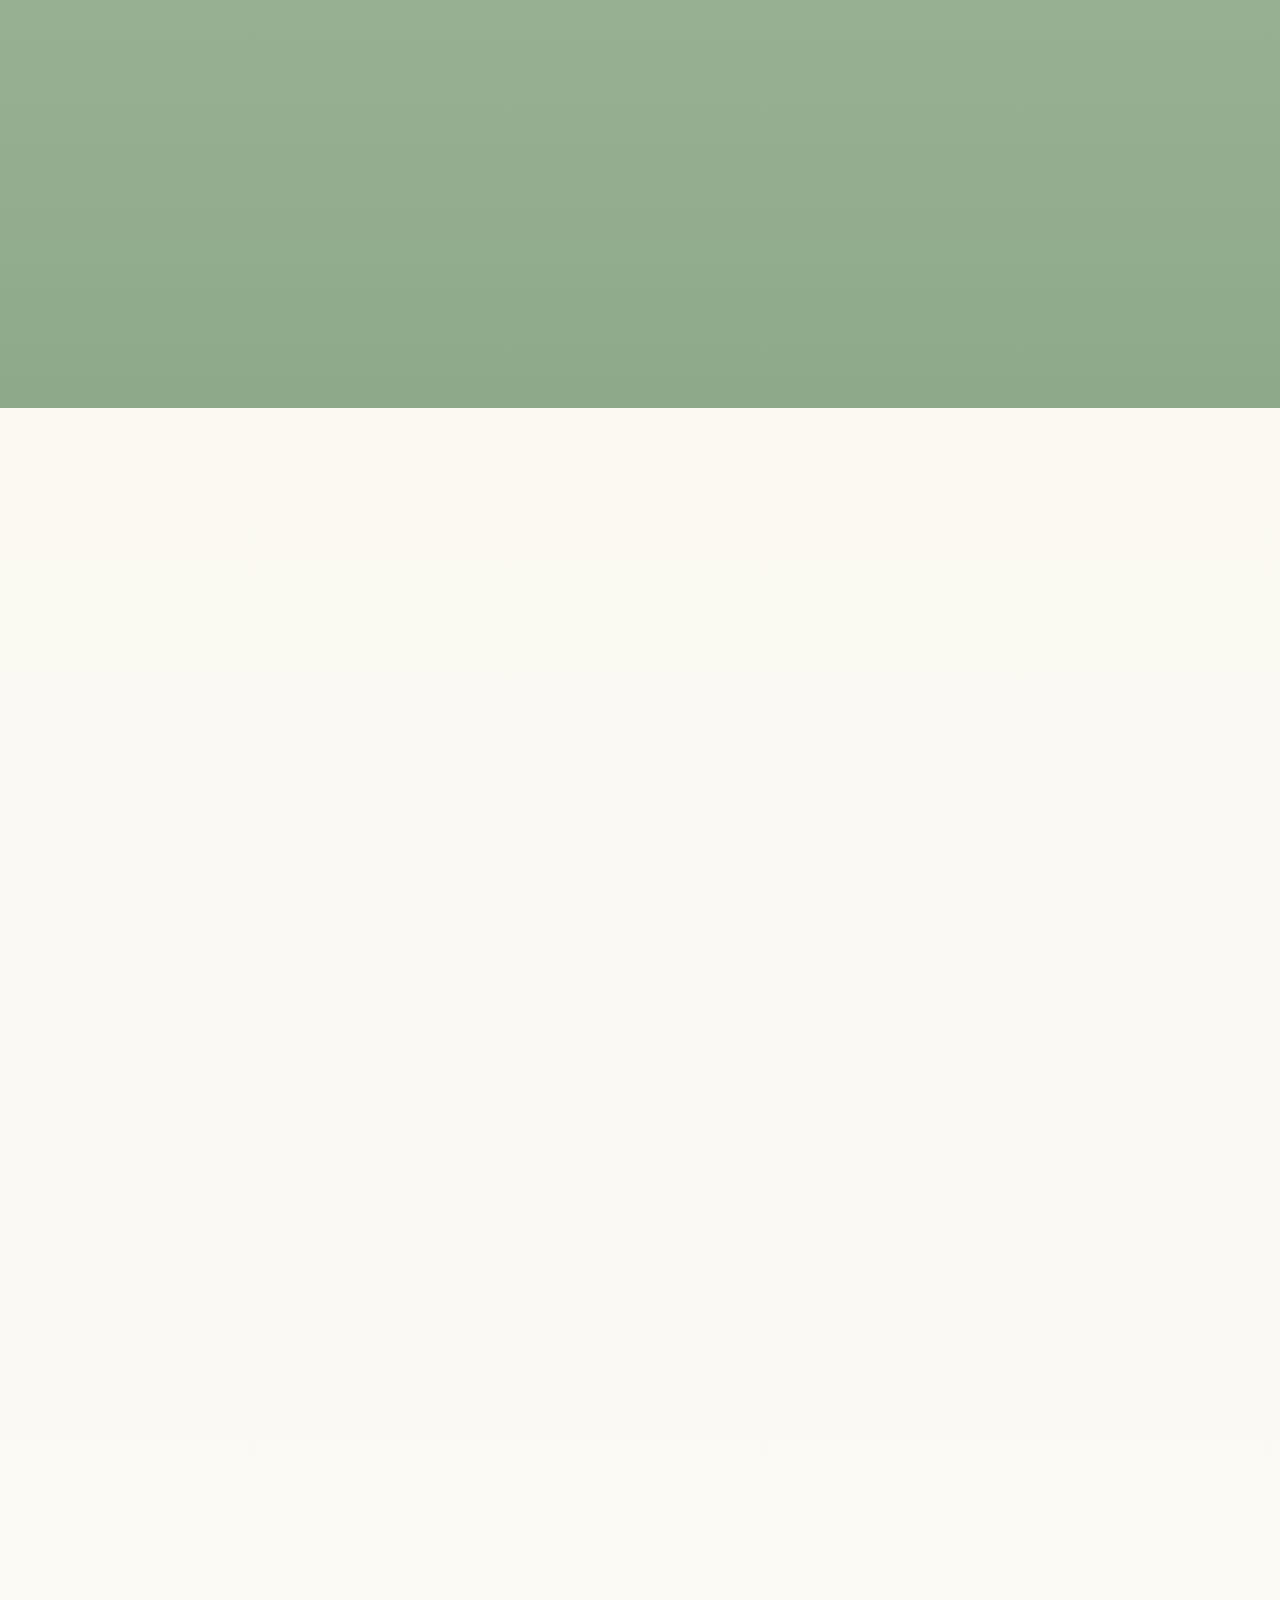
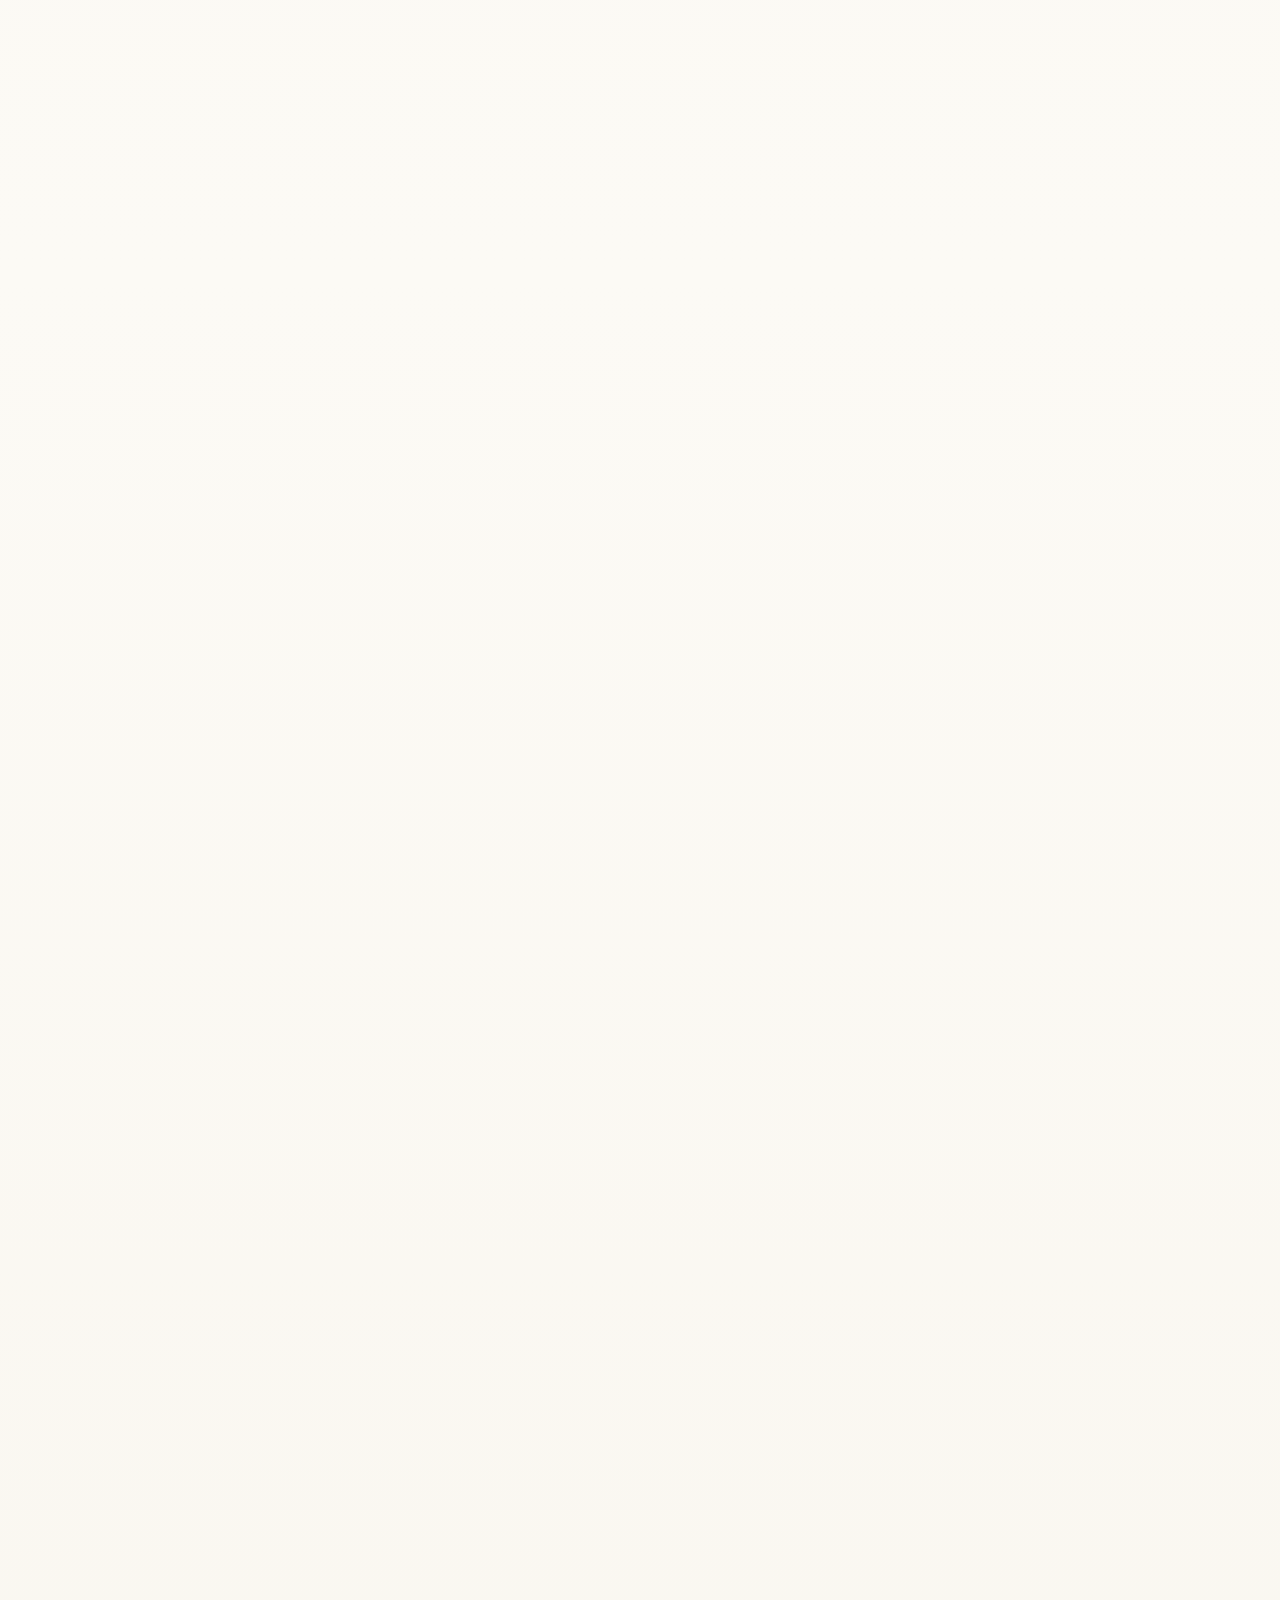
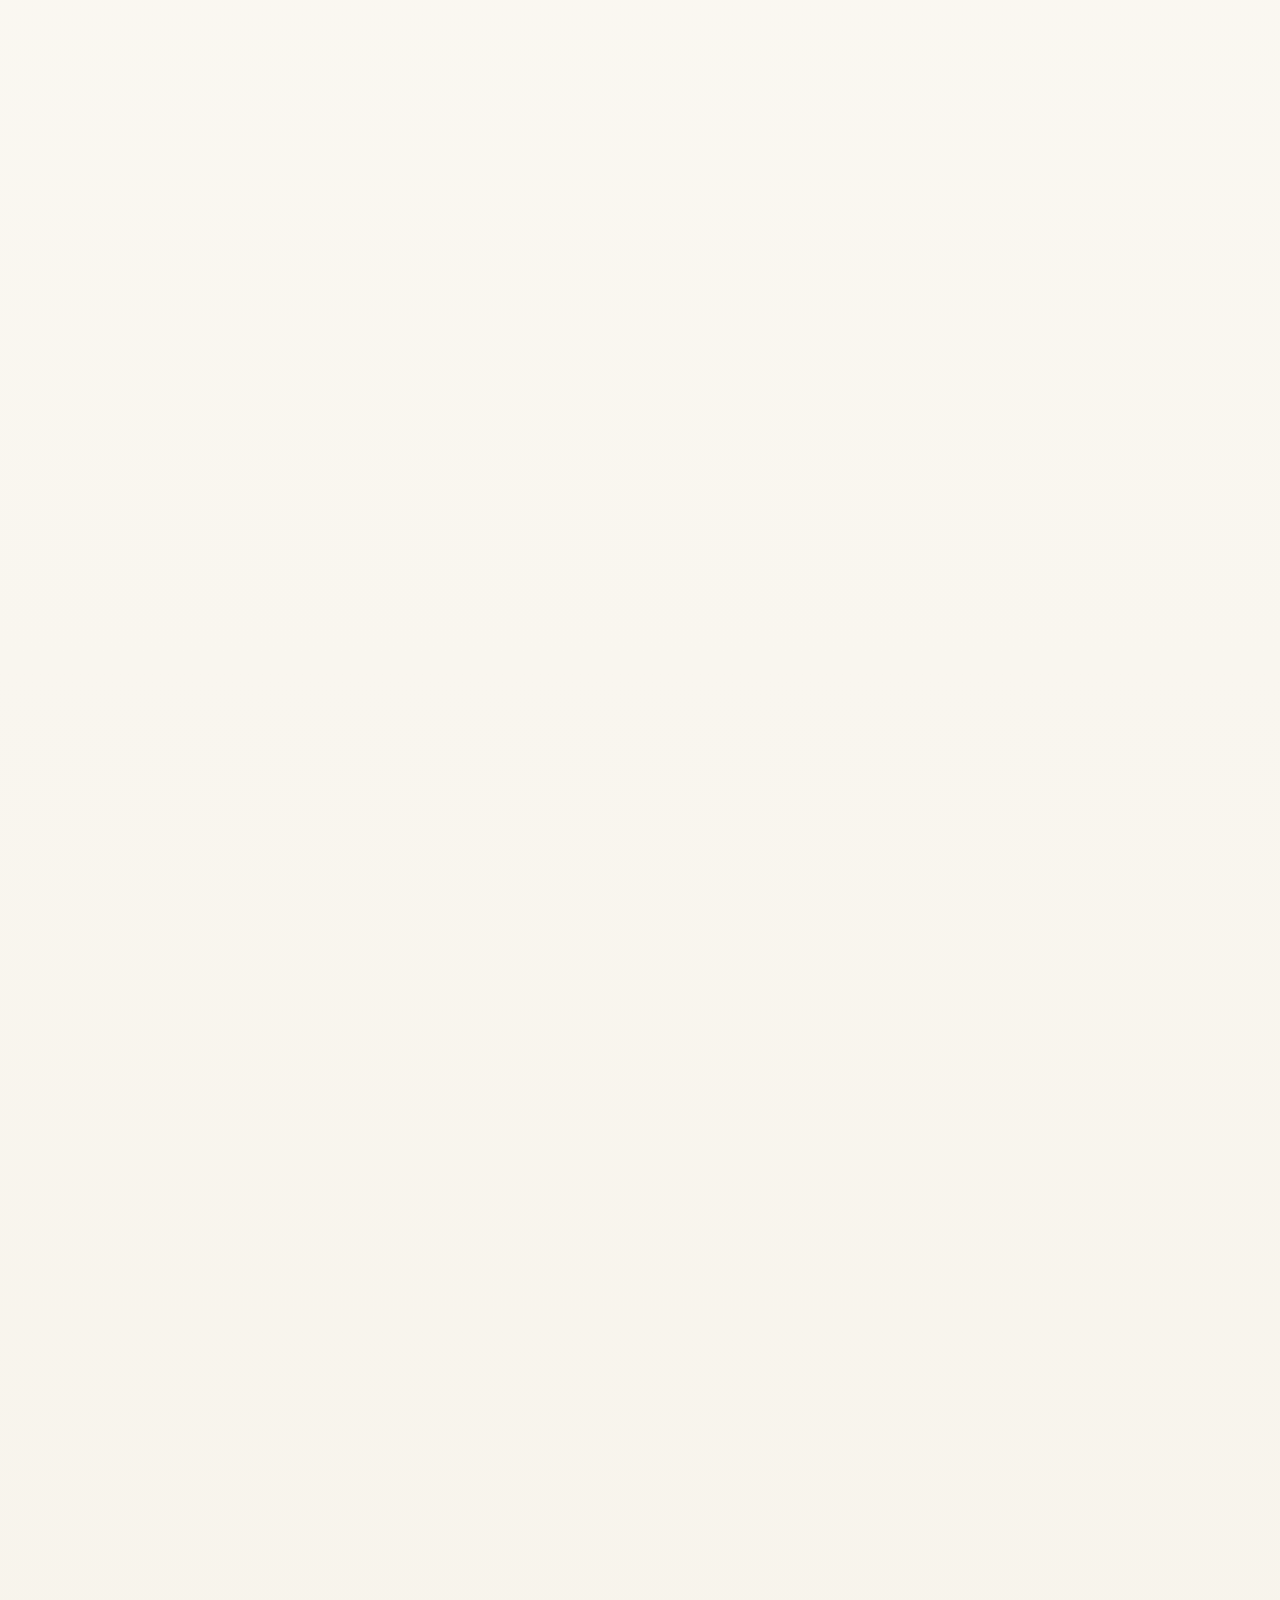
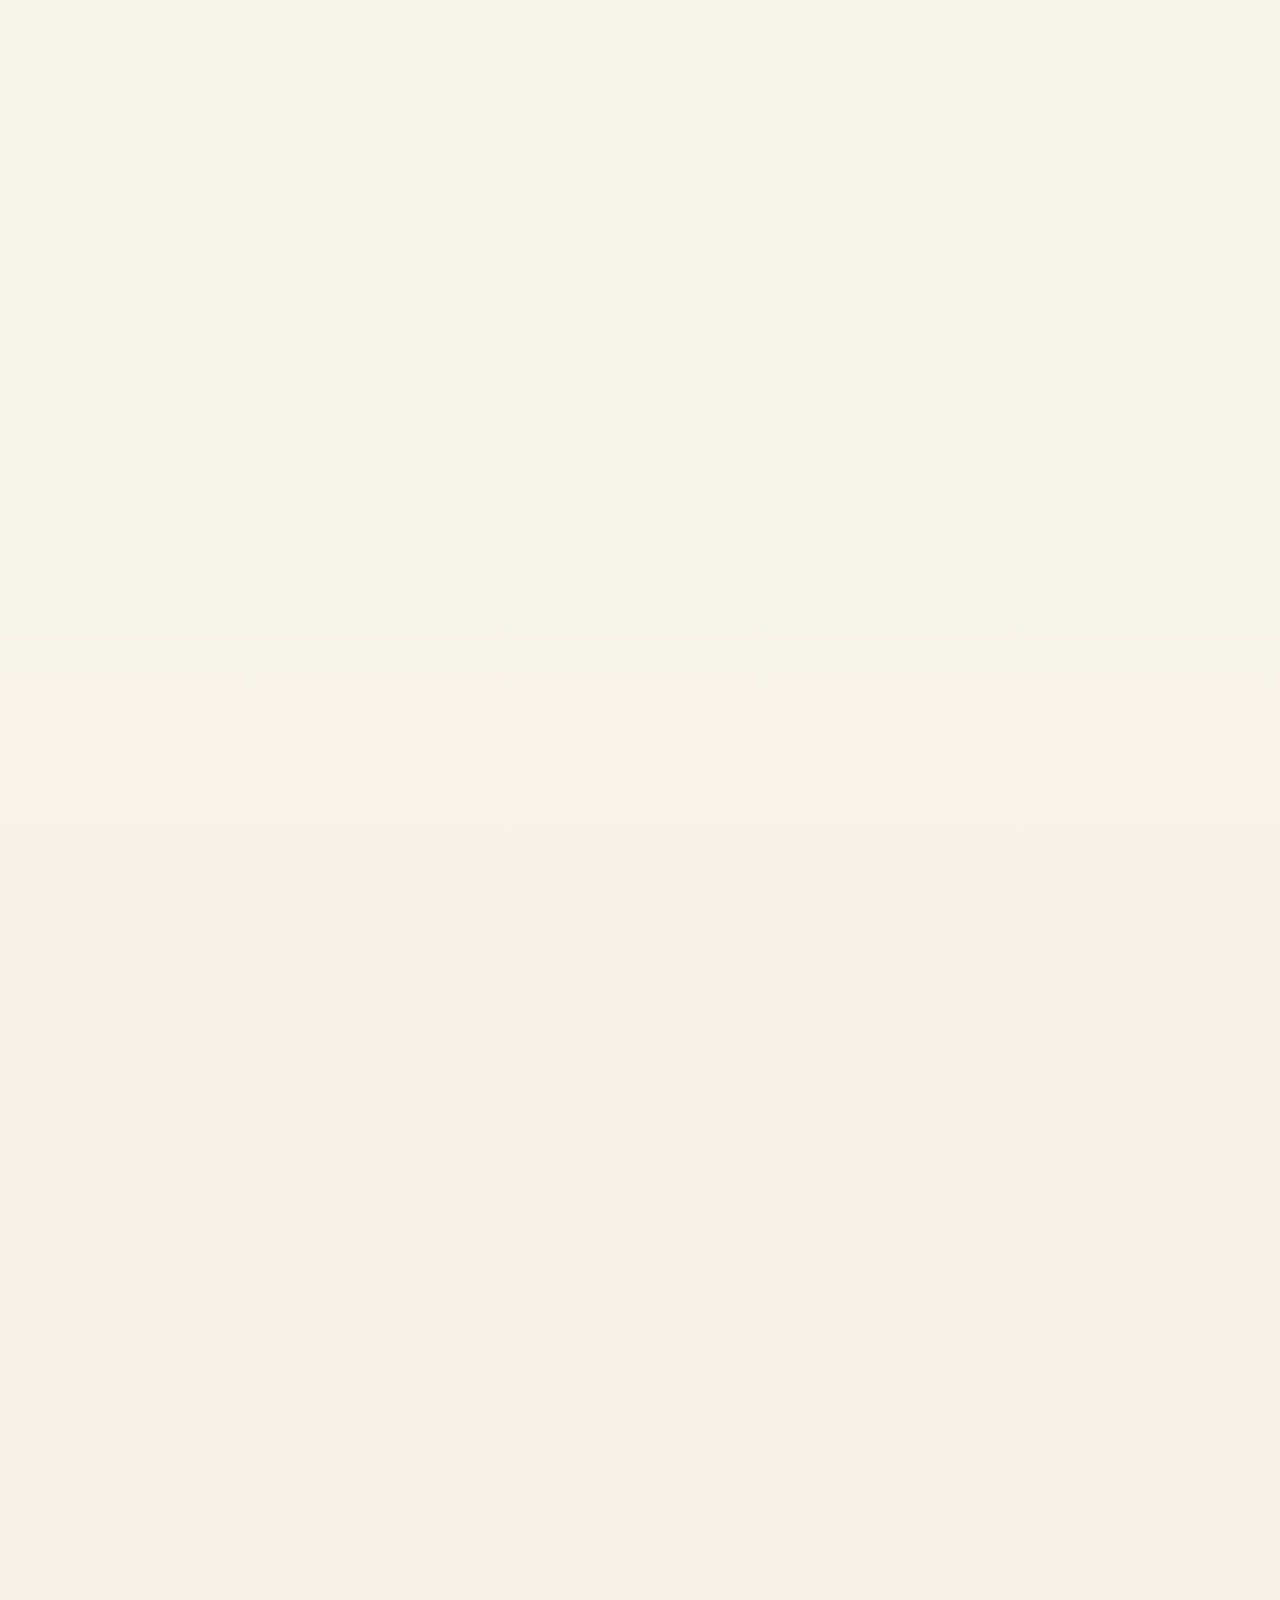
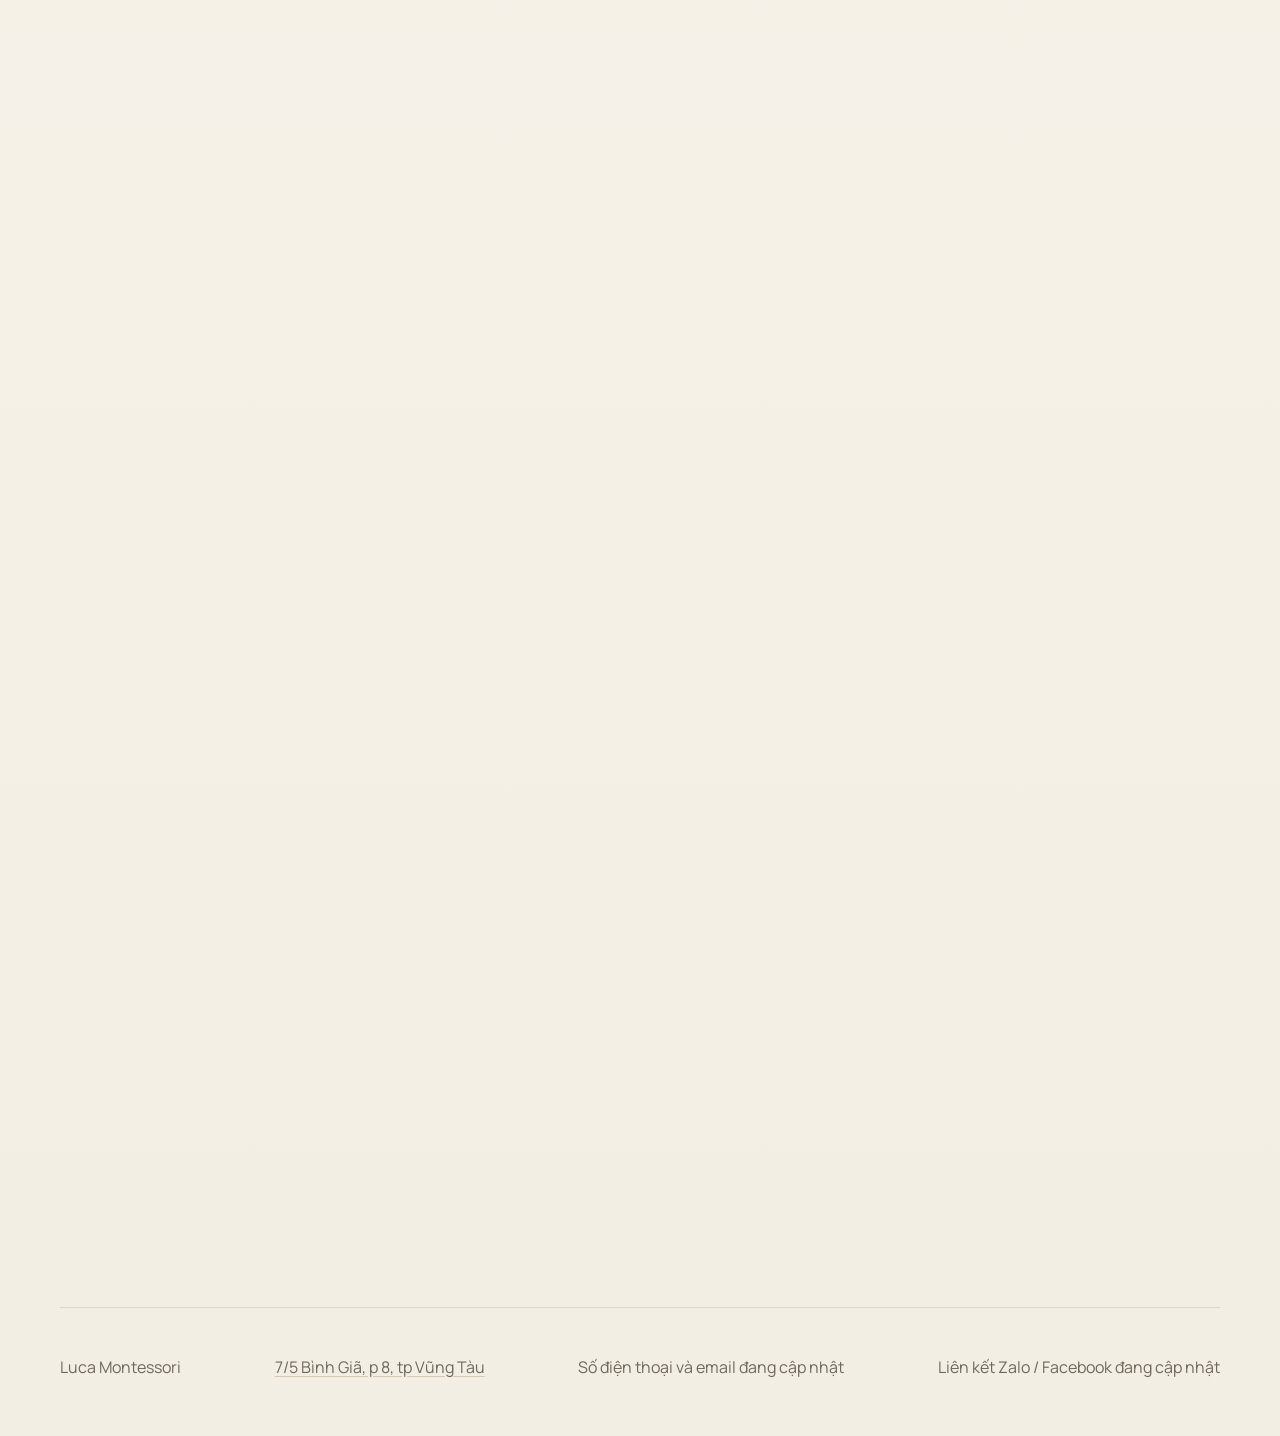
<file: vi.html>
﻿<!DOCTYPE html>
<html lang="vi">
<head>
  <meta charset="UTF-8">
  <meta name="viewport" content="width=device-width, initial-scale=1.0">
  <title>Luca Montessori Vung Tau | Trang tiếng Việt</title>
  <meta name="description" content="Trang tiếng Việt của Luca Montessori Vung Tau. Phụ huynh có thể xem môi trường Montessori theo độ tuổi, các lớp học, chủ đề tháng và thông tin tham quan.">
  <meta name="robots" content="index, follow">
  <meta name="theme-color" content="#c8a874">
  <link rel="canonical" href="vi.html">
  <link rel="alternate" hreflang="ko" href="ko.html">
  <link rel="alternate" hreflang="vi" href="vi.html">
  <link rel="alternate" hreflang="x-default" href="index.html">
  <meta property="og:type" content="website">
  <meta property="og:site_name" content="Luca Montessori Vung Tau">
  <meta property="og:title" content="Luca Montessori Vung Tau | Trang tiếng Việt">
  <meta property="og:description" content="Xem môi trường Montessori theo độ tuổi, các lớp học, chủ đề tháng và thông tin tham quan tại Luca Montessori Vung Tau.">
  <meta property="og:url" content="vi.html">
  <meta property="og:locale" content="vi_VN">
  <meta property="og:image" content="images/branding/luca-logo.png">
  <meta property="og:image:alt" content="Logo Luca Montessori Vung Tau">
  <link rel="icon" type="image/svg+xml" href="images/branding/luca-favicon.svg">
  <link rel="preconnect" href="https://fonts.googleapis.com">
  <link rel="preconnect" href="https://fonts.gstatic.com" crossorigin>
  <link
    href="https://fonts.googleapis.com/css2?family=Manrope:wght@400;500;600;700;800&family=Noto+Sans+KR:wght@400;500;700;800&display=swap"
    rel="stylesheet"
  >
  <link rel="stylesheet" href="style.css">
  <script src="site-lite.js" defer></script>
  <script type="application/ld+json">
    {
      "@context": "https://schema.org",
      "@type": "Preschool",
      "name": "Luca Montessori Vung Tau",
      "url": "vi.html",
      "inLanguage": "vi",
      "description": "Trang tiếng Việt giới thiệu môi trường Montessori theo độ tuổi, các lớp học, chủ đề tháng và thông tin tham quan của Luca Montessori Vung Tau",
      "address": {
        "@type": "PostalAddress",
        "streetAddress": "7/5 Bình Giã",
        "addressLocality": "Vũng Tàu",
        "addressCountry": "VN"
      }
    }
  </script>
</head>
<body data-lang-page="vi">
  <div class="page-shell">
    <header class="site-header">
      <div class="container header-inner">
        <a href="#home" class="logo" aria-label="Luca Montessori trang chủ">
          <img src="images/branding/luca-logo.png" alt="Logo Luca Montessori" class="logo-image" loading="eager" decoding="async">
        </a>

        <div class="header-actions">
          <button
            type="button"
            class="menu-toggle"
            data-menu-toggle
            aria-expanded="false"
            aria-controls="site-nav-panel"
            aria-label="Mở menu"
            data-label-open="Mở menu"
            data-label-close="Đóng menu"
          >
            <span class="menu-toggle-label">Menu</span>
            <span class="menu-toggle-icon" aria-hidden="true"></span>
          </button>
          <nav id="site-nav-panel" class="site-nav" aria-label="Menu chính">
            <ul class="nav-list">
              <li><a href="#home">Trang chủ</a></li>
              <li><a href="#about">Giới thiệu</a></li>
              <li><a href="#services">Các lớp học</a></li>
              <li><a href="#results">Điểm nổi bật</a></li>
              <li><a href="#program">Chủ đề tháng</a></li>
              <li><a href="#contact">Liên hệ</a></li>
            </ul>
          </nav>
          <a href="ko.html" class="language-switch" data-lang-link="ko" hreflang="ko" lang="ko">KO</a>
        </div>
      </div>
    </header>

    <main>
      <section id="home" class="hero-section">
        <div class="container hero-grid">
          <div class="hero-copy">
            <p class="eyebrow">Prepared environment by age and stage</p>
            <h1>Luca Montessori<br>môi trường học tập được chuẩn bị theo từng giai đoạn phát triển</h1>
            <p class="hero-text">
              Tại Luca Montessori, mỗi lớp học được chuẩn bị theo độ tuổi và nhu cầu phát triển của trẻ.
              Khi ở trong một môi trường phù hợp, trẻ thường dễ cảm thấy an tâm hơn, sinh hoạt có nề nếp hơn và từng bước hình thành tính tự lập.
            </p>

            <div class="hero-actions">
              <a href="#contact" class="btn btn-primary">Đặt lịch tham quan</a>
              <a href="#services" class="btn btn-secondary">Xem các lớp học</a>
            </div>

            <ul class="hero-points" aria-label="Điểm nổi bật">
              <li>Môi trường lớp học phù hợp với từng nhóm tuổi</li>
              <li>Sĩ số và giáo viên được sắp xếp theo từng lớp</li>
              <li>Trẻ làm quen với trật tự, nề nếp và tính tự lập mỗi ngày</li>
            </ul>
          </div>

          <div class="hero-panel" aria-label="Thông tin tổng quan về trường">
            <div class="panel-card panel-card-large">
              <p class="panel-label">Điểm khác biệt tại Luca</p>
              <strong class="panel-value">3 môi trường</strong>
              <p class="panel-text">Nido, Toddler và lớp Mẫu giáo Luca có môi trường lớp học và nhịp sinh hoạt được chuẩn bị riêng cho từng giai đoạn phát triển.</p>
            </div>

            <div class="panel-stack">
              <article class="panel-card">
                <p class="panel-label">Độ tuổi nhận trẻ</p>
                <strong class="panel-value">9 tháng - 6 tuổi</strong>
                <p class="panel-unit">mỗi giai đoạn có môi trường riêng</p>
              </article>
              <article class="panel-card">
                <p class="panel-label">Đội ngũ theo lớp</p>
                <strong class="panel-value">Phù hợp độ tuổi</strong>
                <p class="panel-unit">giáo viên và sĩ số được sắp xếp theo từng nhóm trẻ</p>
              </article>
            </div>
          </div>
        </div>
      </section>

      <section class="trust-strip" aria-label="Tóm tắt điểm nổi bật">
        <div class="container trust-strip-inner">
          <p>Môi trường theo độ tuổi</p>
          <p>Trật tự và bình an</p>
          <p>Tự lập mỗi ngày</p>
          <p>Song ngữ phù hợp</p>
          <p>Lớp học giới hạn sĩ số</p>
        </div>
      </section>

      <section id="about" class="section">
        <div class="container">
          <div class="section-heading">
            <p class="section-label">Giới thiệu về Luca Montessori</p>
            <h2>Mỗi giai đoạn phát triển cần một môi trường phù hợp để trẻ cảm thấy an tâm và học tập tự nhiên.</h2>
            <p>
              Tại Luca Montessori, trẻ không học trong cùng một môi trường cho mọi lứa tuổi.
              Mỗi lớp được chuẩn bị dựa trên nhu cầu vận động, ngôn ngữ, cảm xúc và khả năng học hỏi của từng giai đoạn.
            </p>
            <p>
              Khi môi trường phù hợp với trẻ, các hoạt động hằng ngày trở nên nhẹ nhàng hơn, trẻ dễ tập trung hơn và dần hình thành thói quen tự lập.
            </p>
          </div>

          <div class="feature-grid">
            <article class="feature-card">
              <p class="feature-index">01</p>
              <h3>Môi trường được chuẩn bị</h3>
              <p>Mỗi lớp được sắp xếp theo đúng giai đoạn phát triển để trẻ có thể di chuyển, lựa chọn và tham gia hoạt động một cách tự nhiên.</p>
            </article>
            <article class="feature-card">
              <p class="feature-index">02</p>
              <h3>Trật tự và sự bình an</h3>
              <p>Khi không gian rõ ràng và ổn định, trẻ thường an tâm hơn, tập trung tốt hơn và dễ thích nghi với nề nếp hằng ngày.</p>
            </article>
            <article class="feature-card">
              <p class="feature-index">03</p>
              <h3>Tính tự lập được nuôi dưỡng mỗi ngày</h3>
              <p>Khi được tự làm trong nhịp độ phù hợp và có sự đồng hành từ giáo viên, trẻ dần xây dựng sự tự tin và tính tự lập.</p>
            </article>
          </div>
        </div>
      </section>

      <section id="services" class="section section-dark">
        <div class="container">
          <div class="section-heading narrow light">
            <p class="section-label">Các lớp học tại Luca</p>
            <h2>Luca tổ chức ba lớp học tương ứng với từng giai đoạn phát triển của trẻ</h2>
          </div>

          <div class="service-grid">
            <article class="service-card stage-card stage-nido">
              <p class="service-tier">Nido (9-18 tháng)</p>
              <h3>Nido</h3>
              <p>Dành cho các em bé nhỏ cần một môi trường an toàn, nhẹ nhàng và được đồng hành sát sao trong những trải nghiệm đầu đời.</p>
              <div class="enrollment-badge">
                <strong>4 / 6 bé</strong>
                <span>Hiện tại / tối đa</span>
              </div>
              <ul class="card-list">
                <li>Tỷ lệ 3 bé / 1 cô, tối đa 6 bé</li>
                <li>Hiện tại 4 bé, nhận từ 12 tháng</li>
                <li>Hỗ trợ vận động thô, vận động tinh và ngôn ngữ đầu đời</li>
                <li>Xây dựng thói quen tự lập và cảm giác an toàn cảm xúc</li>
              </ul>
            </article>

            <article class="service-card featured stage-card stage-toddler">
              <p class="service-tier">Toddler (18-36 tháng)</p>
              <h3>Toddler</h3>
              <p>Môi trường dành cho giai đoạn trẻ bắt đầu cần nhiều trật tự, lặp lại và cơ hội tự làm trong sinh hoạt hằng ngày.</p>
              <div class="enrollment-badge">
                <strong>9 / 12 bé</strong>
                <span>Hiện tại / tối đa</span>
              </div>
              <ul class="card-list">
                <li>Tối đa 12 bé với 3 giáo viên, hiện tại 9 bé</li>
                <li>Dành cho trẻ từ Nido lên và trẻ mới nhập học</li>
                <li>Thực hành cuộc sống và tiếp xúc ngôn ngữ Việt - Anh</li>
                <li>Xây dựng trật tự nội tâm, tính tự lập và kỹ năng xã hội đầu đời</li>
              </ul>
            </article>

            <article class="service-card stage-card stage-preschool">
              <p class="service-tier">Lớp Mẫu giáo Luca (2,5-6 tuổi)</p>
              <h3>Luca Preschool</h3>
              <p>Môi trường dành cho trẻ mẫu giáo mở rộng tư duy, khả năng tập trung và thói quen học tập độc lập qua các hoạt động Montessori song ngữ.</p>
              <div class="enrollment-badge">
                <strong>18 / 25 bé</strong>
                <span>Hiện tại / tối đa</span>
              </div>
              <ul class="card-list">
                <li>Hiện tại 18 bé / tối đa 25 bé</li>
                <li>4 giáo viên: 2 cô tiếng Việt và 2 cô tiếng Anh</li>
                <li>Khoảng 70% thời gian trong ngày sử dụng tiếng Anh</li>
                <li>Trẻ được tiếp cận practical life, toán, ngôn ngữ, văn hoá và khoa học một cách cân bằng</li>
              </ul>
            </article>
          </div>
        </div>
      </section>

      <section id="results" class="section">
        <div class="container results-layout">
          <div class="section-heading align-left">
            <p class="section-label">Điểm nổi bật của Luca</p>
            <h2>Điểm mạnh của Luca nằm ở việc chuẩn bị và duy trì môi trường phù hợp cho từng giai đoạn phát triển của trẻ.</h2>
            <p>
              Điều đó thể hiện qua cách lớp học được chia theo độ tuổi, sĩ số được giữ ở mức phù hợp
              và đội ngũ giáo viên được sắp xếp theo nhu cầu thực tế của từng nhóm trẻ.
            </p>
          </div>

          <div>
            <div class="stats-grid">
              <article class="stat-card">
                <strong class="stat-number">3</strong>
                <span class="stat-label">Lớp học theo từng giai đoạn phát triển</span>
              </article>
              <article class="stat-card">
                <strong class="stat-number">2</strong>
                <span class="stat-label">Môi trường song ngữ dành cho Toddler và Preschool</span>
              </article>
              <article class="stat-card">
                <strong class="stat-number">4</strong>
                <span class="stat-label">Giáo viên ở lớp Mẫu giáo Luca phù hợp với nhu cầu học tập song ngữ</span>
              </article>
            </div>

            <div class="quote-card">
              <p class="quote-mark">“</p>
              <p class="quote-text">
                Khi trẻ ở trong một môi trường phù hợp với mình, nhịp sinh hoạt sẽ ổn định hơn
                và việc học cách tự làm, tự chăm sóc bản thân cũng diễn ra tự nhiên hơn mỗi ngày.
              </p>
              <p class="quote-author">Luca Montessori</p>
            </div>
          </div>
        </div>
      </section>

      <section class="section section-accent-soft">
        <div class="container">
          <div class="section-heading">
            <p class="section-label">Nhìn nhanh về Luca</p>
            <h2>Những điểm phụ huynh thường quan tâm đầu tiên</h2>
          </div>

          <div class="strengths-grid">
            <article class="strength-card">
              <h3>Lớp học theo độ tuổi</h3>
              <p>Trẻ được học trong môi trường phù hợp với đúng giai đoạn phát triển của mình.</p>
            </article>
            <article class="strength-card">
              <h3>Sĩ số giới hạn</h3>
              <p>Mỗi lớp duy trì số lượng vừa phải để trẻ được quan sát và đồng hành sát hơn.</p>
            </article>
            <article class="strength-card">
              <h3>Song ngữ phù hợp</h3>
              <p>Toddler và Preschool được chuẩn bị môi trường Việt - Anh phù hợp với từng độ tuổi.</p>
            </article>
            <article class="strength-card">
              <h3>Đội ngũ theo từng lớp</h3>
              <p>Số lượng và vai trò giáo viên được sắp xếp khác nhau theo đặc điểm của từng nhóm trẻ.</p>
            </article>
            <article class="strength-card">
              <h3>Giáo cụ và không gian rõ ràng</h3>
              <p>Trẻ có thể lựa chọn, thao tác và làm việc trong một lớp học được chuẩn bị gọn gàng và ổn định.</p>
            </article>
          </div>
        </div>
      </section>

      <section id="program" class="section">
        <div class="container">
          <div class="section-heading">
            <p class="section-label">Chủ đề tháng</p>
            <h2>Tháng này, trẻ khám phá thế giới giao thông</h2>
            <p>
              Chủ đề tháng xoay quanh phương tiện di chuyển và những quy tắc quen thuộc trên đường.
              Trẻ quan sát, vận động, làm bằng tay và trò chuyện để hiểu chủ đề theo cách gần gũi với mình.
            </p>
          </div>

          <div class="theme-card">
            <p class="section-label">Transportation &amp; Traffic Rules</p>
            <h3>Trẻ làm quen với giao thông qua những hình ảnh và trải nghiệm gần gũi mỗi ngày</h3>
            <p>
              Từ xe cộ trên đường, tàu hỏa, thuyền, máy bay đến đèn tín hiệu và biển báo,
              trẻ được tiếp cận chủ đề bằng mắt nhìn, đôi tay và cả chuyển động của cơ thể.
            </p>
            <ul class="theme-bullets">
              <li>Khám phá: trẻ nhận biết các cách di chuyển trên đường bộ, đường sắt, đường thủy và đường hàng không.</li>
              <li>Mỹ thuật: cắt dán xe, vẽ thuyền, gấp máy bay giấy và làm đèn tín hiệu theo cách vừa sức.</li>
              <li>Vận động: chạy, bò, chuyền bóng và các trò chơi theo lượt giúp trẻ cảm nhận nhịp di chuyển và trật tự.</li>
              <li>Ngôn ngữ: thơ, truyện ngắn và trò chuyện theo chủ đề giúp trẻ gọi tên điều mình nhìn thấy và cảm nhận.</li>
            </ul>
          </div>

          <div class="section-heading compact program-weeks-heading">
            <p class="section-label">Dòng chảy 4 tuần</p>
            <h2>Chủ đề được mở ra theo 4 tuần ngắn gọn</h2>
          </div>

          <div class="week-flow">
            <article class="week-card">
              <span>Tuần 1</span>
              <h3>Di chuyển trên đường</h3>
              <p>Trẻ bắt đầu với xe cộ và tàu hỏa, đồng thời làm quen với những quy tắc cơ bản khi đi lại trên đường.</p>
            </article>
            <article class="week-card">
              <span>Tuần 2</span>
              <h3>Di chuyển trên mặt nước</h3>
              <p>Chủ đề mở rộng sang thuyền và đường thủy để trẻ thấy mỗi môi trường di chuyển đều có đặc điểm riêng.</p>
            </article>
            <article class="week-card">
              <span>Tuần 3</span>
              <h3>Di chuyển trên bầu trời</h3>
              <p>Máy bay và bầu trời gợi nhiều tưởng tượng, rất phù hợp để kết nối với làm đồ thủ công, kể chuyện và vận động.</p>
            </article>
            <article class="week-card">
              <span>Tuần 4</span>
              <h3>Biển báo và đèn tín hiệu</h3>
              <p>Trẻ hiểu rằng đèn tín hiệu và biển báo là những dấu hiệu giúp mọi người di chuyển an toàn và có trật tự hơn.</p>
            </article>
          </div>
        </div>
      </section>

      <section id="gallery" class="section gallery-section">
        <div class="container">
          <div class="section-heading">
            <p class="section-label">Hình ảnh tại Luca</p>
            <h2>Những hình ảnh dưới đây giúp phụ huynh hình dung rõ hơn về môi trường lớp học và nhịp sinh hoạt hằng ngày của trẻ</h2>
            <p>
              Các hình ảnh thực tế dưới đây được chọn để phụ huynh dễ cảm nhận hơn về không khí lớp học,
              cách trẻ làm việc và nhịp sinh hoạt thường ngày tại Luca.
            </p>
          </div>

          <!--
            Huong dan toi uu hinh anh
            - Duong dan: images/gallery/*.jpg
            - Ti le khuyen nghi: 4:3 hoac 3:2
            - Kich thuoc khuyen nghi: tu 1200px tro len
            - Dung luong khuyen nghi: khoang 300KB moi anh, JPG hoac WebP da toi uu
          -->
          <div class="gallery-grid">
            <article class="gallery-card">
              <div class="gallery-media">
                <img src="images/gallery/classroom-circle-time.jpg" alt="Tre ngoi thanh vong tron trong lop hoc va bat dau ngay moi trong khong khi binh on" loading="lazy" decoding="async">
                <span>Môi trường lớp học</span>
              </div>
              <div class="gallery-copy">
                <h3>Lớp học bắt đầu trong sự bình an</h3>
                <p>Nhịp mở đầu nhẹ nhàng giúp trẻ cảm thấy quen thuộc, an tâm và sẵn sàng bước vào các hoạt động trong ngày.</p>
              </div>
            </article>

            <article class="gallery-card">
              <div class="gallery-media">
                <img src="images/gallery/one-on-one-classroom-work.jpg" alt="Giao vien ngoi cung tre trong mot hoat dong ca nhan tai lop hoc Montessori" loading="lazy" decoding="async">
                <span>Hoạt động cá nhân</span>
              </div>
              <div class="gallery-copy">
                <h3>Trẻ làm việc theo nhịp độ riêng</h3>
                <p>Giáo viên ở gần để quan sát và hỗ trợ vừa đủ, còn trẻ là người trực tiếp trải nghiệm và hoàn thành công việc của mình.</p>
              </div>
            </article>

            <article class="gallery-card">
              <div class="gallery-media">
                <img src="images/gallery/montessori-number-rods.jpg" alt="Tre thao tac voi giao cu so hoc Montessori bang tay de hieu khai niem so luong" loading="lazy" decoding="async">
                <span>Giáo cụ Montessori</span>
              </div>
              <div class="gallery-copy">
                <h3>Học bằng mắt và bằng tay</h3>
                <p>Trẻ chạm, xếp, so sánh và lặp lại nhiều lần để hiểu khái niệm theo cách cụ thể, rõ ràng và tự nhiên.</p>
              </div>
            </article>

            <article class="gallery-card">
              <div class="gallery-media">
                <img src="images/gallery/pink-tower-activity.jpg" alt="Tre xep giao cu pink tower de ren luyen cam quan, trat tu va su tap trung" loading="lazy" decoding="async">
                <span>Sensorial</span>
              </div>
              <div class="gallery-copy">
                <h3>Hoạt động cảm quan có trật tự</h3>
                <p>Những trải nghiệm cảm quan rõ ràng giúp trẻ luyện sự chú ý, khả năng quan sát và cảm nhận về trật tự.</p>
              </div>
            </article>

            <article class="gallery-card">
              <div class="gallery-media">
                <img src="images/gallery/practical-life-food-preparation.jpg" alt="Tre tham gia hoat dong chuan bi do an va luyen cac thao tac practical life" loading="lazy" decoding="async">
                <span>Practical Life</span>
              </div>
              <div class="gallery-copy">
                <h3>Tự lập qua những việc quen thuộc</h3>
                <p>Chuẩn bị, cắt, bày và dọn là những bước nhỏ nhưng rất quan trọng để trẻ xây dựng sự phối hợp và tính tự lập.</p>
              </div>
            </article>

            <article class="gallery-card">
              <div class="gallery-media">
                <img src="images/gallery/baking-activity.jpg" alt="Tre tu tay them topping len banh trong mot hoat dong an nhe va chuan bi mon an" loading="lazy" decoding="async">
                <span>Nhịp sinh hoạt</span>
              </div>
              <div class="gallery-copy">
                <h3>Những việc thường ngày cũng là bài học</h3>
                <p>Ngay cả giờ ăn nhẹ hay chuẩn bị món ăn cũng là lúc trẻ được rèn sự tập trung, tính cẩn thận và niềm vui tự làm.</p>
              </div>
            </article>

            <article class="gallery-card">
              <div class="gallery-media">
                <img src="images/gallery/outdoor-story-circle.jpg" alt="Tre cung giao vien ngoi thanh nhom nho ngoai troi trong mot hoat dong chung" loading="lazy" decoding="async">
                <span>Tương tác nhóm nhỏ</span>
              </div>
              <div class="gallery-copy">
                <h3>Học cùng nhau trong nhóm nhỏ</h3>
                <p>Trẻ có cơ hội lắng nghe, chờ lượt và tương tác với bạn bè trong một không gian gần gũi và vừa sức.</p>
              </div>
            </article>

            <article class="gallery-card">
              <div class="gallery-media">
                <img src="images/gallery/school-outing-group-photo.jpg" alt="Tre, giao vien va phu huynh cung tham gia mot buoi outing ngoai troi" loading="lazy" decoding="async">
                <span>Outing</span>
              </div>
              <div class="gallery-copy">
                <h3>Những trải nghiệm ngoài lớp học</h3>
                <p>Hoạt động bên ngoài giúp trẻ mở rộng trải nghiệm nhưng vẫn giữ cảm giác quen thuộc nhờ có thầy cô và bạn bè đồng hành.</p>
              </div>
            </article>

            <article class="gallery-card">
              <div class="gallery-media">
                <img src="images/gallery/group-table-activity.jpg" alt="Tre ngoi quanh ban trong mot lop hoc gon gang va co giao vien dong hanh" loading="lazy" decoding="async">
                <span>Không gian gọn gàng</span>
              </div>
              <div class="gallery-copy">
                <h3>Môi trường rõ ràng và dễ tập trung</h3>
                <p>Không gian được sắp xếp mạch lạc giúp trẻ biết mình đang ở đâu, làm gì và dễ bước vào trạng thái tập trung hơn.</p>
              </div>
            </article>

            <article class="gallery-card">
              <div class="gallery-media">
                <img src="images/gallery/holiday-classroom-photo.jpg" alt="Tre ngoi cung nhau trong lop hoc va the hien su thoai mai trong moi truong quen thuoc" loading="lazy" decoding="async">
                <span>Không khí lớp học</span>
              </div>
              <div class="gallery-copy">
                <h3>Sự thoải mái trong môi trường quen thuộc</h3>
                <p>Điều phụ huynh có thể cảm nhận rõ nhất là vẻ tự nhiên và thoải mái của trẻ khi ở trong một không gian quen và an toàn.</p>
              </div>
            </article>
          </div>
        </div>
      </section>

      <section class="section section-accent">
        <div class="container process-shell">
          <div class="section-heading align-left compact">
            <p class="section-label">Lộ trình tại Luca</p>
            <h2>Trẻ đến với Luca trong một nhịp điệu rõ ràng, nhẹ nhàng và phù hợp với lứa tuổi của mình</h2>
          </div>

          <div class="process-grid">
            <article class="process-card">
              <span>Bước 1</span>
              <h3>Làm quen với môi trường</h3>
              <p>Trẻ được chào đón vào không gian quen thuộc, ổn định và an toàn để bắt đầu ngày học nhẹ nhàng.</p>
            </article>
            <article class="process-card">
              <span>Bước 2</span>
              <h3>Hoạt động cá nhân</h3>
              <p>Trẻ lựa chọn công việc phù hợp với mình và được giáo viên đồng hành vừa đủ để duy trì sự tập trung.</p>
            </article>
            <article class="process-card">
              <span>Bước 3</span>
              <h3>Thực hành, ngôn ngữ và tương tác</h3>
              <p>Qua thực hành cuộc sống, ngôn ngữ, cảm quan và tương tác nhóm nhỏ, trẻ dần phát triển tính tự lập mỗi ngày.</p>
            </article>
          </div>
        </div>
      </section>

      <section class="section cta-section">
        <div class="container">
          <div class="cta-banner">
            <div>
              <p class="section-label">Đăng ký tham quan</p>
              <h2>Nếu phụ huynh đang phân vân về lớp phù hợp hay thời điểm bắt đầu, Luca sẵn sàng đồng hành cùng gia đình.</h2>
              <p>Phụ huynh có thể tìm hiểu về chọn lớp, thời điểm làm quen, nhịp sinh hoạt trong ngày, tham quan trường và cả thủ tục đăng ký trong cùng một buổi tư vấn.</p>
            </div>
            <a href="#contact" class="btn btn-primary">Đặt lịch tham quan</a>
          </div>
        </div>
      </section>

      <section id="contact" class="section">
        <div class="container contact-layout">
          <div class="contact-copy">
            <p class="section-label">Liên hệ tư vấn và tham quan</p>
            <h2>Đây là những điều phụ huynh thường muốn hỏi trước khi cho con bắt đầu.</h2>
            <p>
              Phụ huynh thường hỏi về lớp phù hợp, thời điểm làm quen, nhịp sinh hoạt trong ngày, lịch tham quan và thủ tục đăng ký.
              Luca sẽ hỗ trợ giải thích từng phần theo cách dễ hiểu để gia đình có thể cân nhắc thoải mái hơn.
              Nếu cần, nhà trường cũng sẽ hướng dẫn thêm về vị trí và cách di chuyển khi đến tham quan.
            </p>

            <ul class="contact-info">
              <li><strong>Điện thoại</strong><span class="contact-link contact-link-muted">Số điện thoại đang cập nhật</span></li>
              <li><strong>Email</strong><span class="contact-link contact-link-muted">Email sẽ được cập nhật</span></li>
              <li><strong>Địa chỉ</strong><a class="contact-link" href="https://maps.google.com/?q=7/5%20B%C3%ACnh%20Gi%C3%A3%2C%20p%208%2C%20tp%20V%C5%A9ng%20T%C3%A0u" target="_blank" rel="noopener noreferrer">7/5 Bình Giã, p 8, tp Vũng Tàu</a></li>
              <li><strong>Zalo</strong><span class="contact-link contact-link-button is-disabled" aria-disabled="true">Liên kết Zalo đang cập nhật</span></li>
              <li><strong>Facebook</strong><span class="contact-link contact-link-button is-disabled" aria-disabled="true">Liên kết Facebook đang cập nhật</span></li>
            </ul>
          </div>

          <form class="contact-form" id="contactForm">
            <p class="form-intro">Phụ huynh để lại thông tin, Luca sẽ liên hệ lại để tư vấn chọn lớp, thời điểm bắt đầu, lịch tham quan, nhịp sinh hoạt và thủ tục đăng ký.</p>

            <label for="name">Họ tên phụ huynh</label>
            <input type="text" id="name" name="name" placeholder="Vui lòng nhập họ tên phụ huynh" autocomplete="name" required>

            <label for="childAge">Độ tuổi của bé</label>
            <input type="text" id="childAge" name="childAge" placeholder="Ví dụ: 14 tháng / 3 tuổi / 5 tuổi" inputmode="text" required>

            <label for="phone">Số điện thoại</label>
            <input type="tel" id="phone" name="phone" placeholder="Vui lòng nhập số điện thoại liên hệ" autocomplete="tel" inputmode="tel" required>

            <label for="email">Email</label>
            <input type="email" id="email" name="email" placeholder="Vui lòng nhập email để nhận phản hồi" autocomplete="email" inputmode="email" required>

            <label for="message">Nội dung cần tư vấn</label>
            <textarea
              id="message"
              name="message"
              rows="5"
              placeholder="Phụ huynh có thể chia sẻ điều đang quan tâm như chọn lớp, thời điểm bắt đầu, tham quan trường, nhịp sinh hoạt hoặc đăng ký"
              required
            ></textarea>

            <button type="submit" class="btn btn-dark">Gửi yêu cầu tư vấn</button>
            <p id="formMessage" class="form-message" aria-live="polite"></p>
          </form>
        </div>
      </section>
    </main>

    <footer class="site-footer">
      <div class="container footer-inner">
        <p>Luca Montessori</p>
        <p><a href="https://maps.google.com/?q=7/5%20B%C3%ACnh%20Gi%C3%A3%2C%20p%208%2C%20tp%20V%C5%A9ng%20T%C3%A0u" target="_blank" rel="noopener noreferrer">7/5 Bình Giã, p 8, tp Vũng Tàu</a></p>
        <p>Số điện thoại và email đang cập nhật</p>
        <p>Liên kết Zalo / Facebook đang cập nhật</p>
      </div>
    </footer>
  </div>

</body>
</html>
</file>
<file: style.css>
﻿:root {
  --bg: #f6f2e8;
  --bg-soft: #fcfaf5;
  --surface: rgba(255, 255, 255, 0.82);
  --surface-strong: #fffdf8;
  --ink: #35312a;
  --muted: #6f685c;
  --line: rgba(90, 82, 68, 0.14);
  --brand: #c8a874;
  --brand-deep: #9d7e51;
  --forest: #7f9b7a;
  --forest-soft: #9eb49a;
  --shadow: 0 14px 34px rgba(95, 82, 61, 0.08);
  --shadow-soft: 0 10px 22px rgba(95, 82, 61, 0.05);
  --radius-xl: 40px;
  --radius-lg: 30px;
  --radius-md: 22px;
  --container: min(1160px, calc(100% - 40px));
}

* {
  box-sizing: border-box;
}

html {
  scroll-behavior: smooth;
  -webkit-text-size-adjust: 100%;
}

body {
  margin: 0;
  font-family: "Manrope", "Noto Sans KR", sans-serif;
  color: var(--ink);
  background:
    radial-gradient(circle at top left, rgba(200, 168, 116, 0.18), transparent 32%),
    radial-gradient(circle at 85% 10%, rgba(127, 155, 122, 0.16), transparent 24%),
    linear-gradient(180deg, #f9f5ec 0%, #fcfaf5 46%, #f3eee3 100%);
  line-height: 1.65;
}

body.menu-scrolled .site-header {
  background: rgba(251, 248, 243, 0.88);
  box-shadow: 0 10px 24px rgba(41, 28, 16, 0.05);
}

a {
  color: inherit;
  text-decoration: none;
}

ul {
  margin: 0;
  padding: 0;
  list-style: none;
}

button,
input,
textarea {
  font: inherit;
}

.page-shell {
  overflow: clip;
}

.container {
  width: var(--container);
  margin: 0 auto;
}

.site-header {
  position: sticky;
  top: 0;
  z-index: 30;
  transition: background-color 0.25s ease, box-shadow 0.25s ease;
}

.header-inner {
  display: flex;
  align-items: center;
  justify-content: space-between;
  min-height: 96px;
  gap: 20px;
}

.header-actions {
  display: flex;
  align-items: center;
  gap: 14px;
}

.logo {
  display: inline-flex;
  align-items: center;
  flex-shrink: 0;
}

.logo-image {
  display: block;
  width: auto;
  height: 74px;
  object-fit: contain;
}

.nav-list {
  display: flex;
  align-items: center;
  gap: 10px;
}

.nav-list a {
  display: inline-flex;
  align-items: center;
  min-height: 40px;
  padding: 0 14px;
  border-radius: 999px;
  color: var(--muted);
  font-size: 0.95rem;
  font-weight: 700;
  transition: background-color 0.2s ease, color 0.2s ease, transform 0.2s ease;
}

.nav-list a:hover,
.nav-list a.is-active {
  background: rgba(127, 155, 122, 0.12);
  color: var(--forest);
  transform: translateY(-1px);
}

.language-switch {
  display: inline-flex;
  align-items: center;
  justify-content: center;
  min-width: 48px;
  min-height: 44px;
  padding: 0 16px;
  border-radius: 999px;
  border: 1px solid rgba(157, 126, 81, 0.16);
  background: rgba(255, 255, 255, 0.72);
  color: var(--brand-deep);
  font-size: 0.88rem;
  font-weight: 800;
  letter-spacing: 0.08em;
  transition: transform 0.2s ease, background-color 0.2s ease, color 0.2s ease;
}

.language-switch:hover {
  transform: translateY(-1px);
  background: rgba(255, 255, 255, 0.95);
  color: var(--forest);
}

.menu-toggle {
  display: none;
  align-items: center;
  justify-content: center;
  gap: 10px;
  min-height: 44px;
  padding: 0 16px;
  border: 1px solid rgba(157, 126, 81, 0.16);
  border-radius: 999px;
  background: rgba(255, 255, 255, 0.78);
  color: var(--ink);
  font-size: 0.9rem;
  font-weight: 800;
  letter-spacing: 0.02em;
  cursor: pointer;
  transition: background-color 0.2s ease, border-color 0.2s ease, transform 0.2s ease;
}

.menu-toggle:hover {
  transform: translateY(-1px);
  background: rgba(255, 255, 255, 0.96);
  border-color: rgba(157, 126, 81, 0.24);
}

.menu-toggle-icon,
.menu-toggle-icon::before,
.menu-toggle-icon::after {
  display: block;
  width: 14px;
  height: 2px;
  border-radius: 999px;
  background: currentColor;
  transition: transform 0.2s ease, opacity 0.2s ease;
}

.menu-toggle-icon {
  position: relative;
}

.menu-toggle-icon::before,
.menu-toggle-icon::after {
  content: "";
  position: absolute;
  left: 0;
}

.menu-toggle-icon::before {
  top: -5px;
}

.menu-toggle-icon::after {
  top: 5px;
}

.menu-toggle[aria-expanded="true"] .menu-toggle-icon {
  background: transparent;
}

.menu-toggle[aria-expanded="true"] .menu-toggle-icon::before {
  transform: translateY(5px) rotate(45deg);
}

.menu-toggle[aria-expanded="true"] .menu-toggle-icon::after {
  transform: translateY(-5px) rotate(-45deg);
}

.hero-section {
  padding: 56px 0 48px;
}

.hero-grid {
  display: grid;
  grid-template-columns: minmax(0, 1.15fr) minmax(320px, 0.85fr);
  gap: 34px;
  align-items: stretch;
}

.hero-copy,
.hero-panel,
.feature-card,
.service-card,
.stat-card,
.quote-card,
.process-shell,
.contact-form {
  backdrop-filter: blur(10px);
}

.hero-copy {
  position: relative;
  padding: 68px;
  border: 1px solid rgba(255, 255, 255, 0.45);
  border-radius: var(--radius-xl);
  background: linear-gradient(180deg, rgba(255, 251, 245, 0.92), rgba(255, 255, 255, 0.72));
  box-shadow: var(--shadow);
}

.hero-copy::before {
  content: "";
  position: absolute;
  inset: auto 44px 24px auto;
  width: 120px;
  height: 120px;
  border-radius: 999px;
  background: radial-gradient(circle, rgba(200, 168, 116, 0.18), transparent 70%);
  pointer-events: none;
}

.eyebrow,
.section-label,
.service-tier,
.process-card span,
.panel-label {
  font-size: 0.84rem;
  font-weight: 800;
  text-transform: uppercase;
  letter-spacing: 0.12em;
}

.eyebrow {
  display: inline-flex;
  padding: 8px 14px;
  border-radius: 999px;
  background: rgba(200, 168, 116, 0.18);
  color: var(--brand-deep);
}

.hero-copy h1 {
  margin: 22px 0 20px;
  font-size: clamp(2.9rem, 5.8vw, 4.9rem);
  line-height: 1.08;
  letter-spacing: -0.05em;
  text-wrap: balance;
}

.hero-text {
  max-width: 60ch;
  margin: 0;
  color: var(--muted);
  font-size: 1.08rem;
  text-wrap: pretty;
}

.hero-actions {
  display: flex;
  gap: 14px;
  margin-top: 38px;
  flex-wrap: wrap;
}

.hero-points {
  display: grid;
  gap: 14px;
  margin-top: 40px;
}

.hero-points li {
  display: flex;
  align-items: center;
  gap: 12px;
  color: var(--forest);
  font-weight: 600;
}

.hero-points li::before {
  content: "";
  width: 10px;
  height: 10px;
  border-radius: 999px;
  background: linear-gradient(135deg, #d7b98c, #b7cca9);
  box-shadow: 0 0 0 6px rgba(200, 168, 116, 0.14);
}

.hero-panel {
  display: grid;
  gap: 22px;
}

.language-select-page {
  min-height: 100vh;
  display: grid;
  align-items: center;
}

.language-select-card {
  max-width: 820px;
  margin: 0 auto;
  text-align: center;
}

.language-select-text {
  margin: 0 auto;
  max-width: 34rem;
}

.language-buttons {
  display: grid;
  grid-template-columns: repeat(2, minmax(0, 1fr));
  gap: 18px;
  margin-top: 38px;
}

.language-helper {
  margin: 18px auto 0;
  max-width: 32rem;
  color: var(--muted);
  font-size: 0.94rem;
}

.language-btn {
  min-height: 112px;
  width: 100%;
  flex-direction: column;
  gap: 6px;
  padding: 20px 24px;
}

.language-btn-label {
  font-size: 1.2rem;
  font-weight: 800;
}

.language-btn-sub {
  font-size: 0.92rem;
  font-weight: 600;
  opacity: 0.85;
}

.panel-card {
  padding: 30px;
  border-radius: var(--radius-lg);
  background: rgba(141, 171, 136, 0.92);
  color: #fffdf8;
  border: 1px solid rgba(255, 255, 255, 0.14);
  box-shadow: 0 12px 28px rgba(82, 103, 79, 0.12);
}

.panel-card-large {
  min-height: 270px;
  display: flex;
  flex-direction: column;
  justify-content: flex-end;
  background:
    linear-gradient(180deg, rgba(255, 255, 255, 0.06), rgba(255, 255, 255, 0.1)),
    linear-gradient(145deg, #9cb395, #7f9b7a);
}

.panel-stack {
  display: grid;
  grid-template-columns: repeat(2, 1fr);
  gap: 22px;
}

.panel-label {
  color: rgba(255, 255, 255, 0.62);
}

.panel-value {
  display: block;
  margin-top: 16px;
  font-size: clamp(2.1rem, 4vw, 4rem);
  line-height: 1;
  letter-spacing: -0.05em;
}

.panel-text,
.panel-unit {
  margin: 10px 0 0;
  color: rgba(255, 255, 255, 0.76);
}

.trust-strip {
  padding: 28px 0 0;
}

.trust-strip-inner {
  display: grid;
  grid-template-columns: repeat(5, 1fr);
  gap: 16px;
}

.trust-strip-inner p {
  margin: 0;
  padding: 18px 20px;
  border-radius: 999px;
  background: rgba(255, 255, 255, 0.7);
  border: 1px solid rgba(255, 255, 255, 0.7);
  color: #6d8268;
  text-align: center;
  font-weight: 700;
  box-shadow: var(--shadow-soft);
}

.section {
  padding: 132px 0;
  content-visibility: auto;
  contain-intrinsic-size: 1px 900px;
}

.section-heading {
  max-width: 760px;
  margin: 0 auto 56px;
  text-align: center;
}

.section-heading.narrow {
  max-width: 700px;
}

.section-heading.align-left,
.section-heading.compact {
  margin-left: 0;
  text-align: left;
}

.section-heading h2,
.contact-copy h2 {
  margin: 16px 0 16px;
  font-size: clamp(2.1rem, 4vw, 3.35rem);
  line-height: 1.18;
  letter-spacing: -0.04em;
  text-wrap: balance;
}

.section-heading p,
.contact-copy p {
  margin: 0;
  color: var(--muted);
  text-wrap: pretty;
}

.section-label {
  color: var(--brand);
}

.feature-grid,
.service-grid,
.stats-grid,
.process-grid,
.gallery-grid {
  display: grid;
  gap: 24px;
}

.feature-grid,
.service-grid,
.process-grid {
  grid-template-columns: repeat(3, minmax(0, 1fr));
}

.feature-card,
.service-card,
.stat-card,
.quote-card,
.process-card,
.contact-form,
.gallery-card {
  border: 1px solid var(--line);
  border-radius: var(--radius-lg);
  background: rgba(255, 255, 255, 0.68);
  box-shadow: var(--shadow-soft);
}

.feature-card,
.service-card,
.process-card,
.stat-card {
  padding: 34px;
}

.feature-index {
  margin: 0 0 18px;
  color: var(--brand);
  font-weight: 800;
}

.feature-card h3,
.service-card h3,
.process-card h3 {
  margin: 0 0 12px;
  font-size: 1.35rem;
}

.feature-card p:last-child,
.service-card p,
.process-card p {
  margin: 0;
  color: var(--muted);
}

.section-dark {
  color: #f6efe7;
  background:
    radial-gradient(circle at 0% 0%, rgba(216, 189, 146, 0.24), transparent 28%),
    linear-gradient(180deg, #a8bea2 0%, #8ea989 100%);
}

.section-dark .section-label {
  color: #fff7ec;
}

.section-dark .section-heading p {
  color: rgba(246, 239, 231, 0.72);
}

.service-card {
  background: rgba(255, 255, 255, 0.14);
  border-color: rgba(255, 255, 255, 0.22);
}

.service-card.featured {
  transform: translateY(-4px);
  background:
    linear-gradient(180deg, rgba(255, 248, 236, 0.28), rgba(255, 255, 255, 0.1)),
    rgba(255, 255, 255, 0.08);
}

.stage-card {
  position: relative;
}

.stage-card::before {
  content: "";
  display: block;
  width: 54px;
  height: 6px;
  border-radius: 999px;
  margin-bottom: 18px;
  background: rgba(255, 255, 255, 0.35);
}

.stage-nido::before {
  background: linear-gradient(90deg, #f7dfb6, #ead7b4);
}

.stage-toddler::before {
  background: linear-gradient(90deg, #fff2cf, #d7e6c5);
}

.stage-preschool::before {
  background: linear-gradient(90deg, #d7e6c5, #bdd6b7);
}

.enrollment-badge {
  display: inline-grid;
  gap: 2px;
  margin: 18px 0 22px;
  padding: 14px 16px;
  border-radius: 20px;
  background: rgba(255, 255, 255, 0.16);
  border: 1px solid rgba(255, 255, 255, 0.2);
}

.enrollment-badge strong {
  font-size: 1.2rem;
  line-height: 1.1;
}

.enrollment-badge span {
  color: rgba(255, 255, 255, 0.78);
  font-size: 0.88rem;
  font-weight: 600;
}

.service-tier {
  color: #fff7ec;
}

.card-list {
  display: grid;
  gap: 10px;
  margin-top: 24px;
}

.card-list li {
  display: flex;
  gap: 10px;
  color: rgba(255, 255, 255, 0.88);
  font-weight: 600;
}

.card-list li::before {
  content: "+";
  color: #fff7ec;
}

.results-layout {
  display: grid;
  grid-template-columns: minmax(0, 0.9fr) minmax(0, 1.1fr);
  gap: 28px;
  align-items: start;
}

.stats-grid {
  grid-template-columns: repeat(3, minmax(0, 1fr));
}

.stat-card {
  display: grid;
  gap: 10px;
  align-content: start;
}

.stat-number {
  font-size: clamp(2rem, 4vw, 3.6rem);
  line-height: 1;
  letter-spacing: -0.06em;
}

.stat-label {
  color: var(--muted);
  font-weight: 700;
}

.quote-card {
  margin-top: 28px;
  padding: 36px;
  background: linear-gradient(180deg, rgba(255, 253, 248, 0.96), rgba(246, 241, 232, 0.9));
}

.section-accent-soft {
  padding-top: 0;
}

.strengths-grid {
  display: grid;
  grid-template-columns: repeat(5, minmax(0, 1fr));
  gap: 18px;
}

.strength-card {
  padding: 24px 22px;
  border: 1px solid var(--line);
  border-radius: 24px;
  background: rgba(255, 255, 255, 0.7);
  box-shadow: var(--shadow-soft);
}

.strength-card h3 {
  margin: 0 0 8px;
  font-size: 1.02rem;
}

.strength-card p {
  margin: 0;
  color: var(--muted);
}

.theme-card {
  margin-bottom: 24px;
  padding: 34px 36px;
  border: 1px solid var(--line);
  border-radius: var(--radius-lg);
  background: linear-gradient(180deg, rgba(255, 253, 248, 0.96), rgba(246, 241, 232, 0.9));
  box-shadow: var(--shadow-soft);
}

.theme-card h3 {
  margin: 10px 0 12px;
  font-size: clamp(1.5rem, 2.8vw, 2rem);
  line-height: 1.25;
  letter-spacing: -0.03em;
}

.theme-card p:last-of-type {
  margin: 0;
  color: var(--muted);
}

.theme-bullets {
  display: grid;
  gap: 10px;
  margin-top: 18px;
}

.theme-bullets li {
  display: flex;
  align-items: flex-start;
  gap: 10px;
  color: var(--muted);
  font-weight: 600;
  line-height: 1.6;
}

.theme-bullets li::before {
  content: "•";
  flex-shrink: 0;
  color: var(--brand-deep);
}

.program-weeks-heading {
  margin-top: 34px;
}

.week-flow {
  display: grid;
  grid-template-columns: repeat(4, minmax(0, 1fr));
  gap: 18px;
}

.week-card {
  padding: 24px 22px;
  border: 1px solid var(--line);
  border-radius: 24px;
  background: rgba(255, 255, 255, 0.72);
  box-shadow: var(--shadow-soft);
}

.week-card span {
  display: inline-flex;
  margin-bottom: 12px;
  padding: 6px 10px;
  border-radius: 999px;
  background: rgba(200, 168, 116, 0.16);
  color: var(--brand-deep);
  font-size: 0.82rem;
  font-weight: 800;
  letter-spacing: 0.05em;
}

.week-card h3 {
  margin: 0 0 10px;
  font-size: 1.06rem;
  line-height: 1.32;
}

.week-card p {
  margin: 0;
  color: var(--muted);
}

.gallery-section {
  padding-top: 0;
}

.gallery-grid {
  grid-template-columns: repeat(4, minmax(0, 1fr));
}

.gallery-card {
  overflow: hidden;
  transition: transform 0.25s ease, box-shadow 0.25s ease;
}

.gallery-card:hover {
  transform: translateY(-2px);
  box-shadow: 0 14px 26px rgba(95, 82, 61, 0.09);
}

.gallery-media {
  position: relative;
  min-height: 220px;
  aspect-ratio: 4 / 3;
  overflow: hidden;
  background:
    linear-gradient(180deg, rgba(255, 255, 255, 0.08), rgba(255, 255, 255, 0)),
    linear-gradient(135deg, rgba(214, 187, 145, 0.9), rgba(158, 180, 154, 0.88));
}

.gallery-media img {
  display: block;
  width: 100%;
  height: 100%;
  object-fit: cover;
  object-position: center;
  transform: scale(1);
  transition: transform 0.35s ease;
}

.gallery-media.has-fallback img {
  opacity: 0;
}

.gallery-media::after {
  content: "";
  position: absolute;
  inset: 0;
  background:
    linear-gradient(180deg, rgba(31, 24, 17, 0) 42%, rgba(31, 24, 17, 0.38) 100%),
    radial-gradient(circle at 20% 20%, rgba(255, 255, 255, 0.18), transparent 30%),
    radial-gradient(circle at 80% 70%, rgba(255, 255, 255, 0.18), transparent 24%);
  transition: transform 0.35s ease, opacity 0.35s ease;
  pointer-events: none;
}

.gallery-card:hover .gallery-media::after {
  transform: scale(1.08);
}

.gallery-card:hover .gallery-media img {
  transform: scale(1.06);
}

.gallery-media span {
  position: absolute;
  left: 22px;
  bottom: 20px;
  z-index: 1;
  padding: 8px 12px;
  border-radius: 999px;
  background: rgba(255, 253, 248, 0.9);
  color: #6f5531;
  font-size: 0.82rem;
  font-weight: 800;
  letter-spacing: 0.04em;
}

.gallery-fallback {
  position: absolute;
  inset: 0;
  display: none;
  align-content: end;
  gap: 8px;
  padding: 26px 22px 68px;
  color: #fffdf8;
  background:
    radial-gradient(circle at top left, rgba(255, 255, 255, 0.16), transparent 30%),
    linear-gradient(135deg, rgba(190, 160, 115, 0.78), rgba(126, 154, 121, 0.9));
}

.gallery-media.has-fallback .gallery-fallback {
  display: grid;
}

.gallery-fallback strong {
  font-size: 1.1rem;
  line-height: 1.2;
}

.gallery-fallback p {
  margin: 0;
  color: rgba(255, 253, 248, 0.88);
  font-size: 0.95rem;
}

.gallery-copy {
  padding: 22px 22px 24px;
}

.gallery-copy h3 {
  margin: 0 0 10px;
  font-size: 1.1rem;
  line-height: 1.3;
}

.gallery-copy p {
  margin: 0;
  color: var(--muted);
  font-size: 0.95rem;
  line-height: 1.6;
}

.cta-section {
  padding-top: 0;
}

.cta-banner {
  display: grid;
  grid-template-columns: minmax(0, 1fr) auto;
  gap: 24px;
  align-items: center;
  padding: 34px 36px;
  border-radius: 30px;
  border: 1px solid rgba(157, 126, 81, 0.12);
  background: linear-gradient(180deg, rgba(255, 252, 246, 0.96), rgba(244, 239, 231, 0.92));
  box-shadow: var(--shadow-soft);
}

.cta-banner h2 {
  margin: 10px 0 10px;
  font-size: clamp(1.8rem, 3vw, 2.5rem);
  line-height: 1.18;
  letter-spacing: -0.04em;
}

.cta-banner p:last-child {
  margin: 0;
  color: var(--muted);
}

.quote-mark {
  margin: 0;
  color: var(--brand);
  font-size: 4rem;
  line-height: 1;
}

.quote-text {
  margin: 8px 0 0;
  font-size: 1.08rem;
}

.quote-author {
  margin: 18px 0 0;
  color: var(--muted);
  font-weight: 700;
}

.section-accent {
  padding-top: 0;
}

.process-shell {
  padding: 52px;
  background:
    linear-gradient(180deg, rgba(255, 252, 246, 0.9), rgba(255, 255, 255, 0.72));
}

.process-grid {
  margin-top: 34px;
}

.process-card span {
  display: inline-block;
  margin-bottom: 12px;
  color: var(--brand);
}

.contact-layout {
  display: grid;
  grid-template-columns: minmax(0, 1fr) minmax(360px, 0.92fr);
  gap: 34px;
  align-items: start;
}

.contact-info {
  display: grid;
  gap: 18px;
  margin-top: 32px;
}

.contact-info li {
  display: grid;
  gap: 4px;
  padding: 20px 22px;
  border-radius: var(--radius-md);
  background: rgba(255, 255, 255, 0.56);
  border: 1px solid rgba(255, 255, 255, 0.7);
  box-shadow: var(--shadow-soft);
}

.contact-info strong {
  color: var(--forest);
}

.contact-info a {
  color: var(--ink);
  text-decoration: underline;
  text-decoration-color: rgba(157, 126, 81, 0.35);
  text-underline-offset: 3px;
  word-break: break-word;
}

.contact-link {
  display: inline-flex;
  align-items: center;
  min-height: 44px;
}

.contact-link-muted {
  color: var(--muted);
  text-decoration: none;
}

.contact-link-button {
  justify-content: center;
  padding: 10px 14px;
  border-radius: 14px;
  background: rgba(255, 255, 255, 0.85);
  border: 1px solid rgba(157, 126, 81, 0.14);
  text-decoration: none;
  box-shadow: var(--shadow-soft);
}

.contact-link-button.is-disabled {
  background: rgba(244, 239, 231, 0.9);
  color: var(--muted);
  border-style: dashed;
  cursor: default;
  box-shadow: none;
}

.contact-form {
  padding: 36px;
}

.form-intro {
  margin: 0 0 18px;
  color: var(--muted);
}

.contact-form label {
  display: block;
  margin-bottom: 8px;
  font-weight: 700;
}

.contact-form input,
.contact-form textarea {
  width: 100%;
  margin-bottom: 20px;
  padding: 16px 18px;
  min-height: 58px;
  border: 1px solid rgba(52, 44, 34, 0.12);
  border-radius: 18px;
  background: rgba(255, 255, 255, 0.84);
  transition: border-color 0.2s ease, box-shadow 0.2s ease, transform 0.2s ease;
  -webkit-appearance: none;
  appearance: none;
}

.contact-form input:focus,
.contact-form textarea:focus {
  outline: none;
  border-color: rgba(200, 168, 116, 0.6);
  box-shadow: 0 0 0 5px rgba(200, 168, 116, 0.14);
  transform: translateY(-1px);
}

.contact-form textarea {
  min-height: 148px;
  resize: vertical;
}

.btn {
  display: inline-flex;
  align-items: center;
  justify-content: center;
  min-height: 56px;
  padding: 0 28px;
  border: 0;
  border-radius: 999px;
  font-weight: 800;
  letter-spacing: -0.02em;
  text-align: center;
  cursor: pointer;
  transition: transform 0.2s ease, box-shadow 0.2s ease, background-color 0.2s ease, border-color 0.2s ease;
}

.btn:hover {
  transform: translateY(-1px);
}

.btn-primary {
  background: linear-gradient(135deg, #d6bb91, #c5a978);
  color: #fff;
  box-shadow: 0 10px 20px rgba(197, 169, 120, 0.18);
}

.btn-secondary {
  background: rgba(255, 255, 255, 0.56);
  color: var(--forest);
  border: 1px solid rgba(157, 126, 81, 0.12);
}

.btn-dark {
  width: 100%;
  background: linear-gradient(135deg, #9ab294, #7f9b7a);
  color: #fff;
  box-shadow: 0 10px 20px rgba(127, 155, 122, 0.18);
}

.form-message {
  min-height: 24px;
  margin: 16px 0 0;
  color: var(--forest);
  font-weight: 700;
}

.site-footer {
  padding: 28px 0 40px;
}

.footer-inner {
  display: flex;
  align-items: center;
  justify-content: space-between;
  gap: 12px;
  padding-top: 30px;
  border-top: 1px solid rgba(52, 44, 34, 0.12);
  color: var(--muted);
  flex-wrap: wrap;
}

.footer-inner a {
  color: inherit;
  text-decoration: underline;
  text-decoration-color: rgba(157, 126, 81, 0.35);
  text-underline-offset: 3px;
}

@media (max-width: 1080px) {
  .hero-grid,
  .results-layout,
  .contact-layout {
    grid-template-columns: 1fr;
  }

  .trust-strip-inner,
  .stats-grid,
  .gallery-grid,
  .strengths-grid,
  .week-flow {
    grid-template-columns: repeat(2, minmax(0, 1fr));
  }
}

@media (max-width: 820px) {
  .feature-grid,
  .service-grid,
  .process-grid,
  .panel-stack,
  .gallery-grid,
  .strengths-grid,
  .week-flow,
  .cta-banner {
    grid-template-columns: 1fr;
  }

  .header-inner {
    min-height: auto;
    padding: 14px 0 10px;
    gap: 12px;
    align-items: center;
  }

  .header-actions {
    display: grid;
    grid-template-columns: auto auto;
    align-items: center;
    justify-content: end;
    gap: 8px;
    flex: 0 0 auto;
  }

  .logo {
    flex: 1 1 auto;
  }

  .menu-toggle {
    display: inline-flex;
    order: 2;
  }

  .site-nav {
    grid-column: 1 / -1;
    order: 3;
    width: min(calc(100vw - 32px), 320px);
    justify-self: end;
    transform-origin: top right;
    transition: max-height 0.24s ease, opacity 0.2s ease, transform 0.2s ease, margin-top 0.2s ease;
  }

  .menu-toggle[aria-expanded="false"] + .site-nav {
    max-height: 0;
    margin-top: 0;
    opacity: 0;
    overflow: hidden;
    pointer-events: none;
    transform: translateY(-6px);
  }

  .menu-toggle[aria-expanded="true"] + .site-nav {
    max-height: 420px;
    margin-top: 6px;
    opacity: 1;
    pointer-events: auto;
    transform: translateY(0);
  }

  .nav-list {
    display: grid;
    grid-template-columns: 1fr;
    gap: 6px;
    width: 100%;
    padding: 10px;
    border: 1px solid rgba(157, 126, 81, 0.12);
    border-radius: 24px;
    background: rgba(255, 253, 248, 0.94);
    box-shadow: 0 16px 32px rgba(69, 53, 36, 0.08);
  }

  .nav-list a {
    justify-content: flex-start;
    min-height: 44px;
    padding: 0 14px;
    font-size: 0.92rem;
    text-align: left;
  }

  .language-switch {
    order: 1;
    min-width: 58px;
    min-height: 38px;
    padding: 0 12px;
    font-size: 0.8rem;
    letter-spacing: 0.06em;
  }

  .hero-copy {
    padding: 48px 32px;
  }

  .section,
  .section-accent {
    padding: 100px 0;
  }
}

@media (max-width: 768px) {
  .site-header {
    backdrop-filter: blur(10px);
    background: rgba(251, 248, 243, 0.82);
    box-shadow: 0 8px 20px rgba(41, 28, 16, 0.04);
  }

  .header-inner {
    padding: 12px 0 8px;
    gap: 10px;
  }

  .logo-image {
    height: 48px;
  }

  .header-actions {
    gap: 8px;
  }

  .site-nav {
    width: min(calc(100vw - 32px), 300px);
  }

  .nav-list {
    gap: 5px;
    padding: 9px;
  }

  .nav-list a {
    min-height: 40px;
    padding: 0 13px;
    font-size: 0.88rem;
    line-height: 1.25;
  }

  .language-switch {
    min-width: 56px;
    min-height: 36px;
    padding: 0 10px;
    font-size: 0.8rem;
  }

  .menu-toggle {
    min-height: 36px;
    padding: 0 14px;
    font-size: 0.84rem;
    gap: 8px;
  }

  .hero-section {
    padding: 14px 0 18px;
  }

  .hero-grid {
    gap: 20px;
  }

  .hero-copy {
    padding: 36px 24px;
    border-radius: 28px;
  }

  .hero-copy::before {
    inset: auto 18px 18px auto;
    width: 88px;
    height: 88px;
  }

  .hero-copy h1 {
    margin: 18px 0 14px;
    font-size: clamp(2.15rem, 8vw, 3rem);
    line-height: 1.12;
  }

  .hero-text {
    font-size: 1rem;
  }

  .hero-actions {
    display: grid;
    grid-template-columns: 1fr;
    gap: 10px;
    margin-top: 24px;
  }

  .hero-actions .btn,
  .cta-banner .btn,
  .contact-form .btn {
    width: 100%;
    min-height: 52px;
    justify-content: center;
  }

  .hero-points {
    gap: 12px;
    margin-top: 28px;
  }

  .section,
  .section-accent,
  .section-dark,
  .section-accent-soft,
  .cta-section {
    padding: 72px 0;
  }

  .section-heading {
    margin-bottom: 24px;
  }

  .section-heading h2,
  .contact-copy h2 {
    line-height: 1.24;
  }

  .cta-banner {
    gap: 16px;
    padding: 28px 24px;
    border-radius: 28px;
  }
}

@media (max-width: 640px) {
  body {
    line-height: 1.6;
  }

  .container {
    width: min(100% - 24px, 1160px);
  }

  .header-inner {
    padding: 10px 0 8px;
    gap: 8px;
  }

  .header-actions {
    grid-template-columns: 1fr auto;
    width: 100%;
    gap: 8px;
  }

  .site-nav {
    width: min(calc(100vw - 24px), 100%);
  }

  .menu-toggle {
    justify-self: start;
    min-height: 36px;
    padding: 0 13px;
  }

  .nav-list {
    gap: 4px;
    padding: 8px;
  }

  .nav-list a {
    min-height: 38px;
    padding: 0 12px;
    font-size: 0.84rem;
  }

  .language-switch {
    min-width: 60px;
    min-height: 36px;
    padding: 0 10px;
  }

  .logo-image {
    height: 44px;
  }

  .hero-section {
    padding: 12px 0 20px;
  }

  .hero-grid {
    gap: 18px;
  }

  .hero-copy {
    padding: 30px 20px;
  }

  .hero-copy h1 {
    margin: 16px 0 14px;
    font-size: clamp(1.95rem, 9vw, 2.3rem);
    line-height: 1.14;
  }

  .hero-text {
    font-size: 0.97rem;
  }

  .eyebrow,
  .section-label,
  .service-tier,
  .process-card span,
  .panel-label {
    font-size: 0.74rem;
    letter-spacing: 0.08em;
  }

  .section {
    padding: 68px 0;
  }

  .section-heading {
    margin-bottom: 28px;
  }

  .section-heading h2,
  .contact-copy h2 {
    font-size: clamp(1.65rem, 7.2vw, 1.95rem);
    line-height: 1.2;
  }

  .section-heading p,
  .contact-copy p,
  .feature-card p:last-child,
  .service-card p,
  .process-card p,
  .stat-label,
  .quote-text,
  .contact-info li {
    font-size: 0.95rem;
  }

  .hero-actions,
  .trust-strip-inner,
  .stats-grid {
    grid-template-columns: 1fr;
  }

  .hero-actions {
    gap: 12px;
    margin-top: 28px;
  }

  .language-buttons {
    grid-template-columns: 1fr;
    gap: 12px;
    margin-top: 24px;
  }

  .language-btn {
    min-height: 88px;
    padding: 16px 18px;
  }

  .language-btn-label {
    font-size: 1.08rem;
  }

  .trust-strip-inner {
    display: grid;
  }

  .feature-card,
  .service-card,
  .process-card,
  .stat-card,
  .quote-card,
  .gallery-copy,
  .strength-card,
  .week-card {
    padding: 22px;
  }

  .gallery-media {
    min-height: 0;
    aspect-ratio: 4 / 3;
  }

  .process-shell,
  .contact-form,
  .theme-card {
    padding: 22px;
  }

  .cta-banner {
    padding: 24px 20px;
    gap: 16px;
  }

  .contact-form input,
  .contact-form textarea {
    margin-bottom: 16px;
    padding: 16px 16px;
    min-height: 56px;
    font-size: 16px;
  }

  .btn {
    min-height: 54px;
    width: 100%;
    font-size: 0.98rem;
  }

  .contact-info li {
    padding: 16px 16px;
  }

  .contact-link {
    min-height: 48px;
    width: 100%;
  }

  .contact-link-button {
    width: 100%;
    min-height: 54px;
  }

  .footer-inner {
    justify-content: flex-start;
  }
}

@media (max-width: 390px) {
  .container {
    width: min(100% - 20px, 1160px);
  }

  .header-inner {
    padding: 9px 0 7px;
  }

  .logo-image {
    height: 40px;
  }

  .menu-toggle {
    min-height: 34px;
    padding: 0 12px;
    font-size: 0.8rem;
  }

  .language-switch {
    min-width: 54px;
    min-height: 34px;
    font-size: 0.76rem;
  }

  .hero-copy,
  .panel-card,
  .feature-card,
  .service-card,
  .stat-card,
  .quote-card,
  .process-shell,
  .contact-form,
  .strength-card,
  .gallery-copy {
    border-radius: 22px;
  }

  .hero-copy {
    padding: 28px 18px;
  }

  .hero-copy h1 {
    font-size: 1.9rem;
  }

  .hero-points {
    gap: 12px;
    margin-top: 28px;
  }

  .trust-strip {
    padding-top: 18px;
  }

  .trust-strip-inner {
    gap: 10px;
  }

  .trust-strip-inner p {
    padding: 14px 16px;
    border-radius: 18px;
    font-size: 0.92rem;
    line-height: 1.35;
  }

  .section {
    padding: 60px 0;
  }

  .gallery-media {
    aspect-ratio: 6 / 5;
  }

  .gallery-media span {
    left: 14px;
    bottom: 14px;
  }

  .gallery-fallback {
    padding: 20px 16px 56px;
  }

  .contact-info {
    gap: 14px;
    margin-top: 24px;
  }

  .contact-form {
    padding: 20px 18px;
  }

  .contact-form label {
    margin-bottom: 6px;
  }

  .btn + .btn {
    margin-top: 0;
  }
}
</file>
